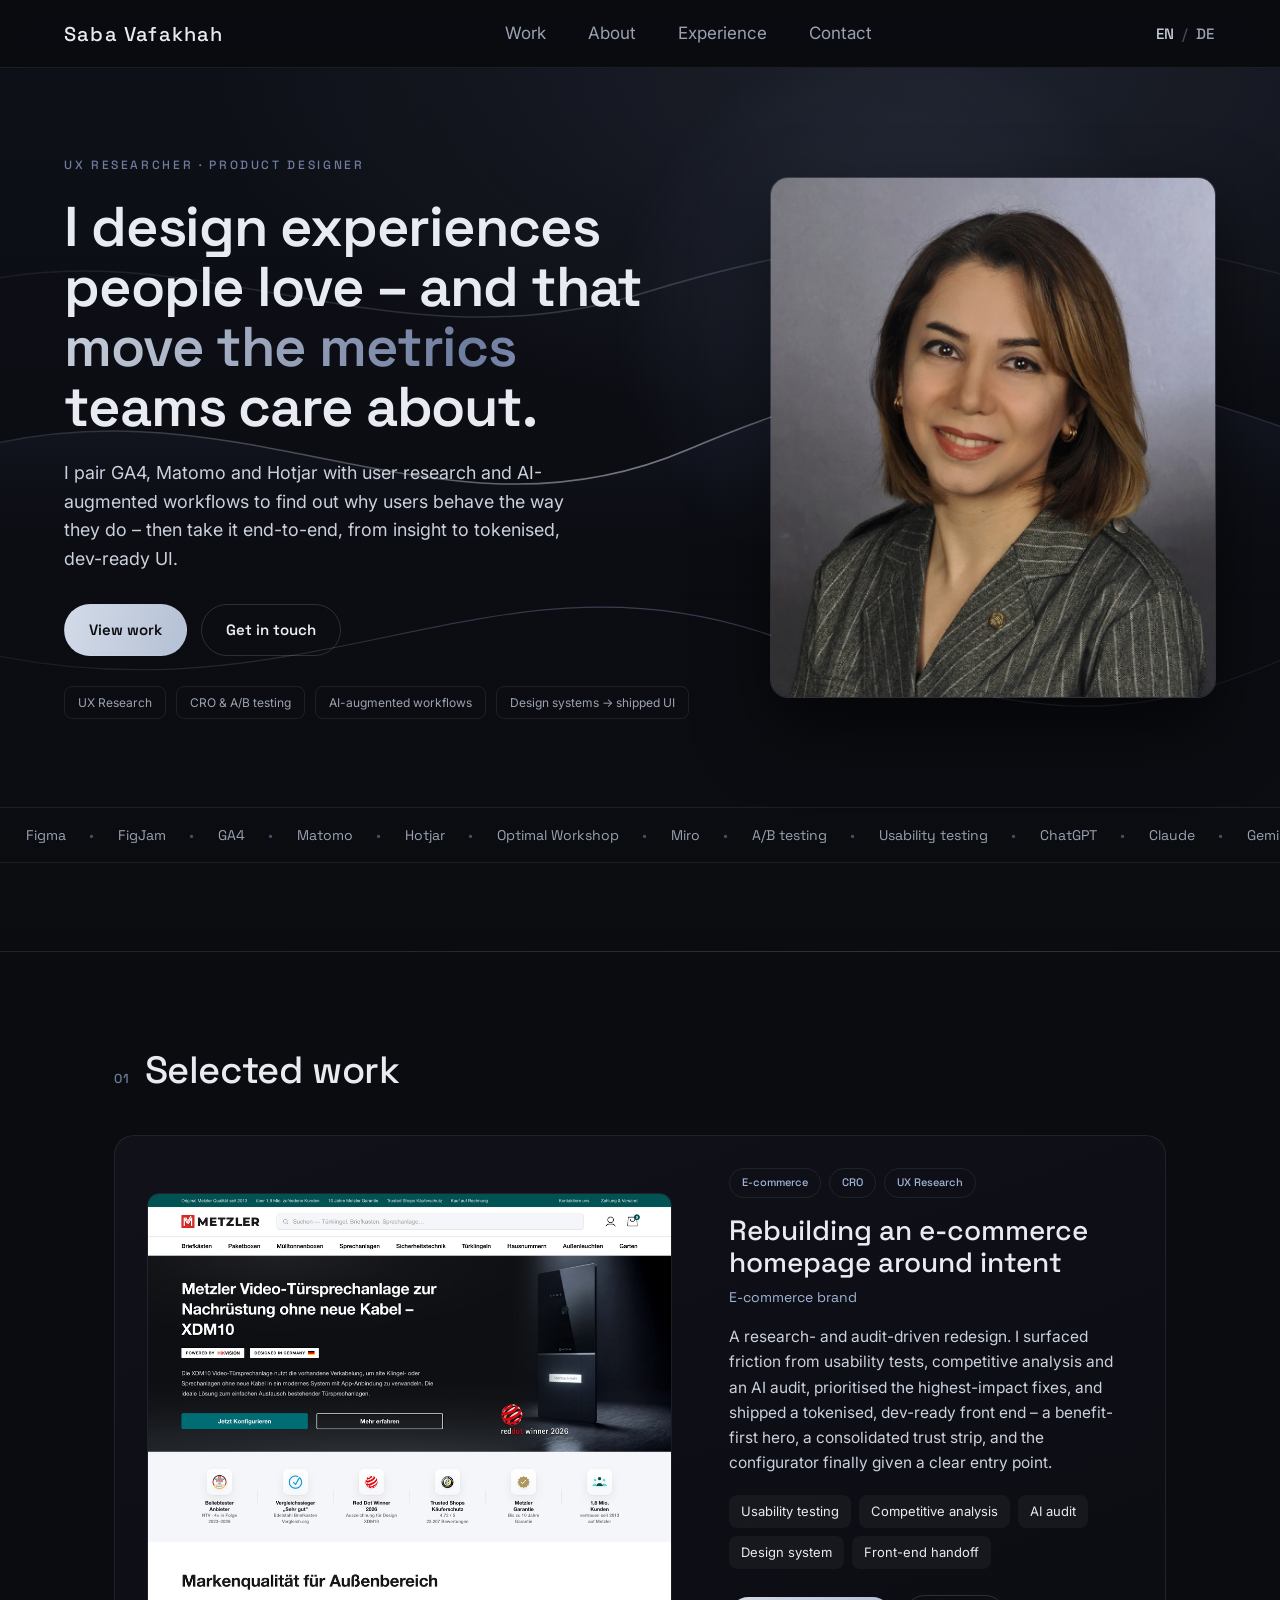
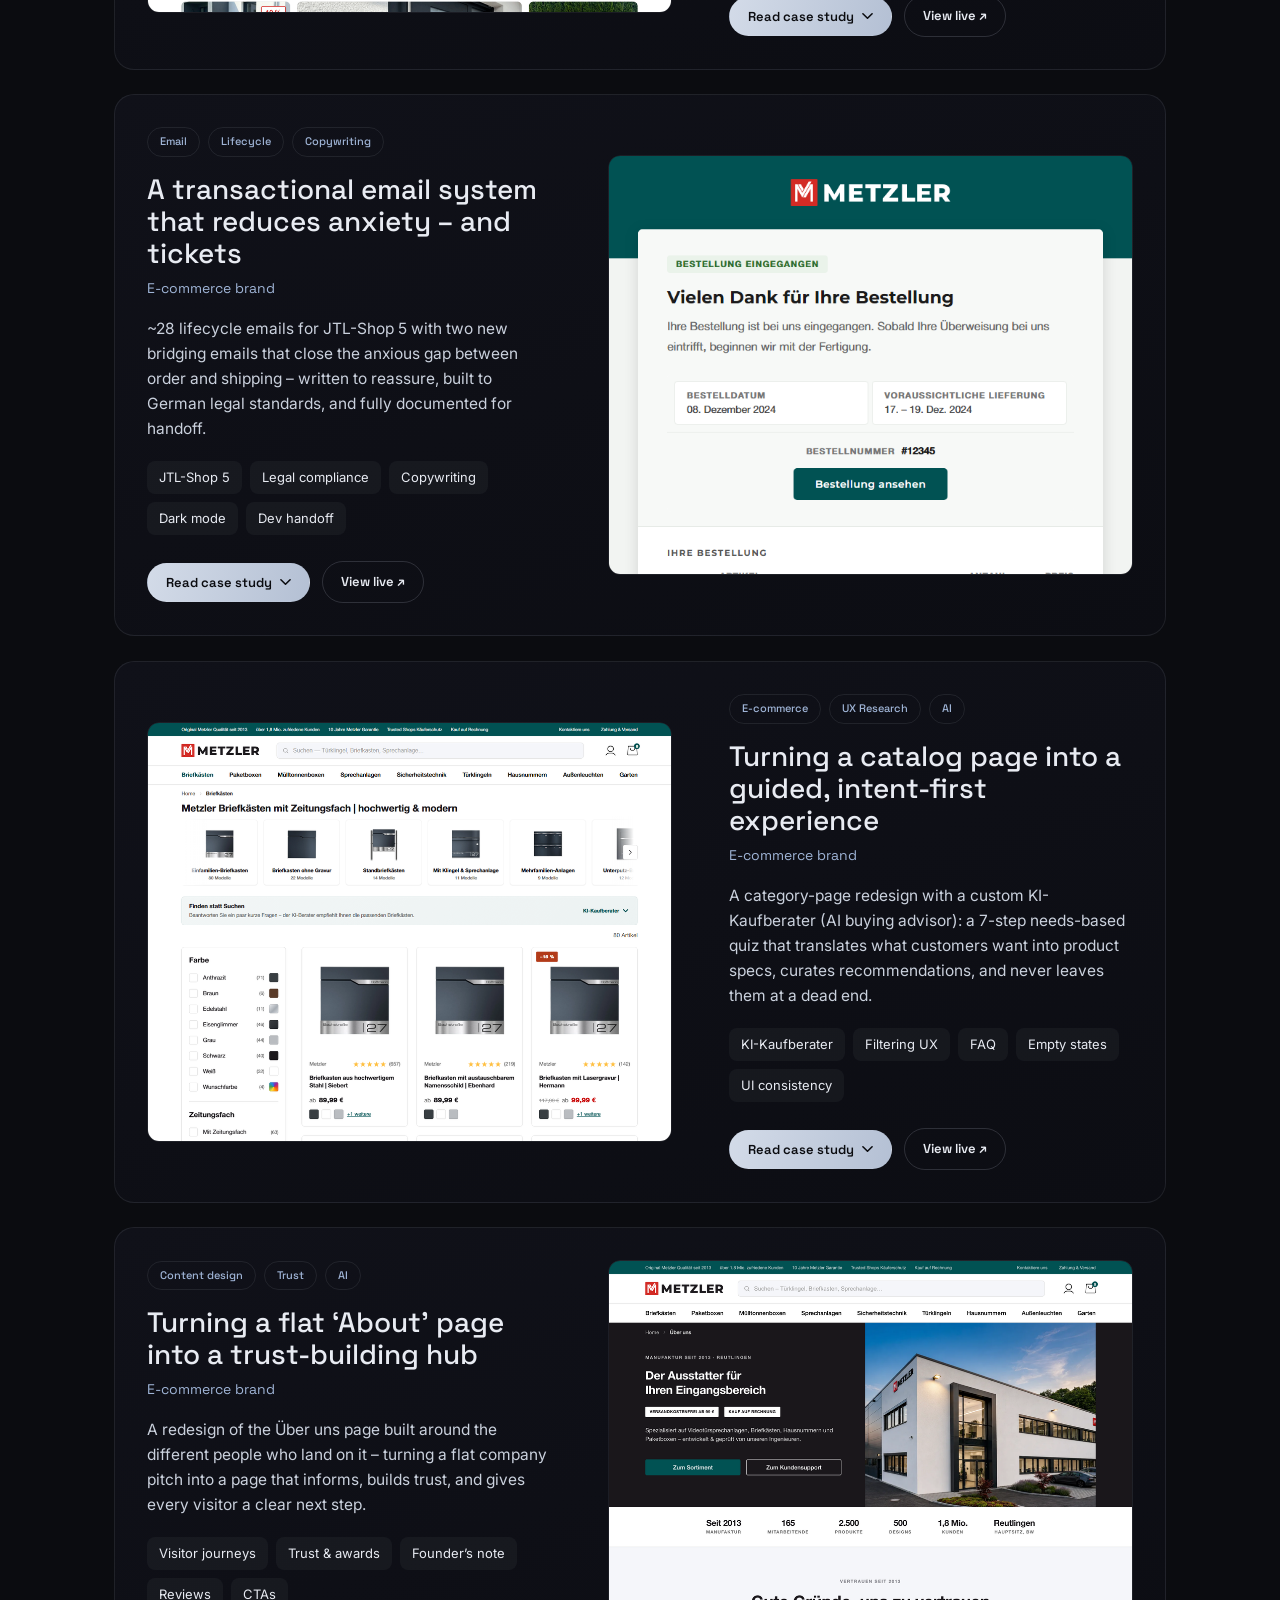
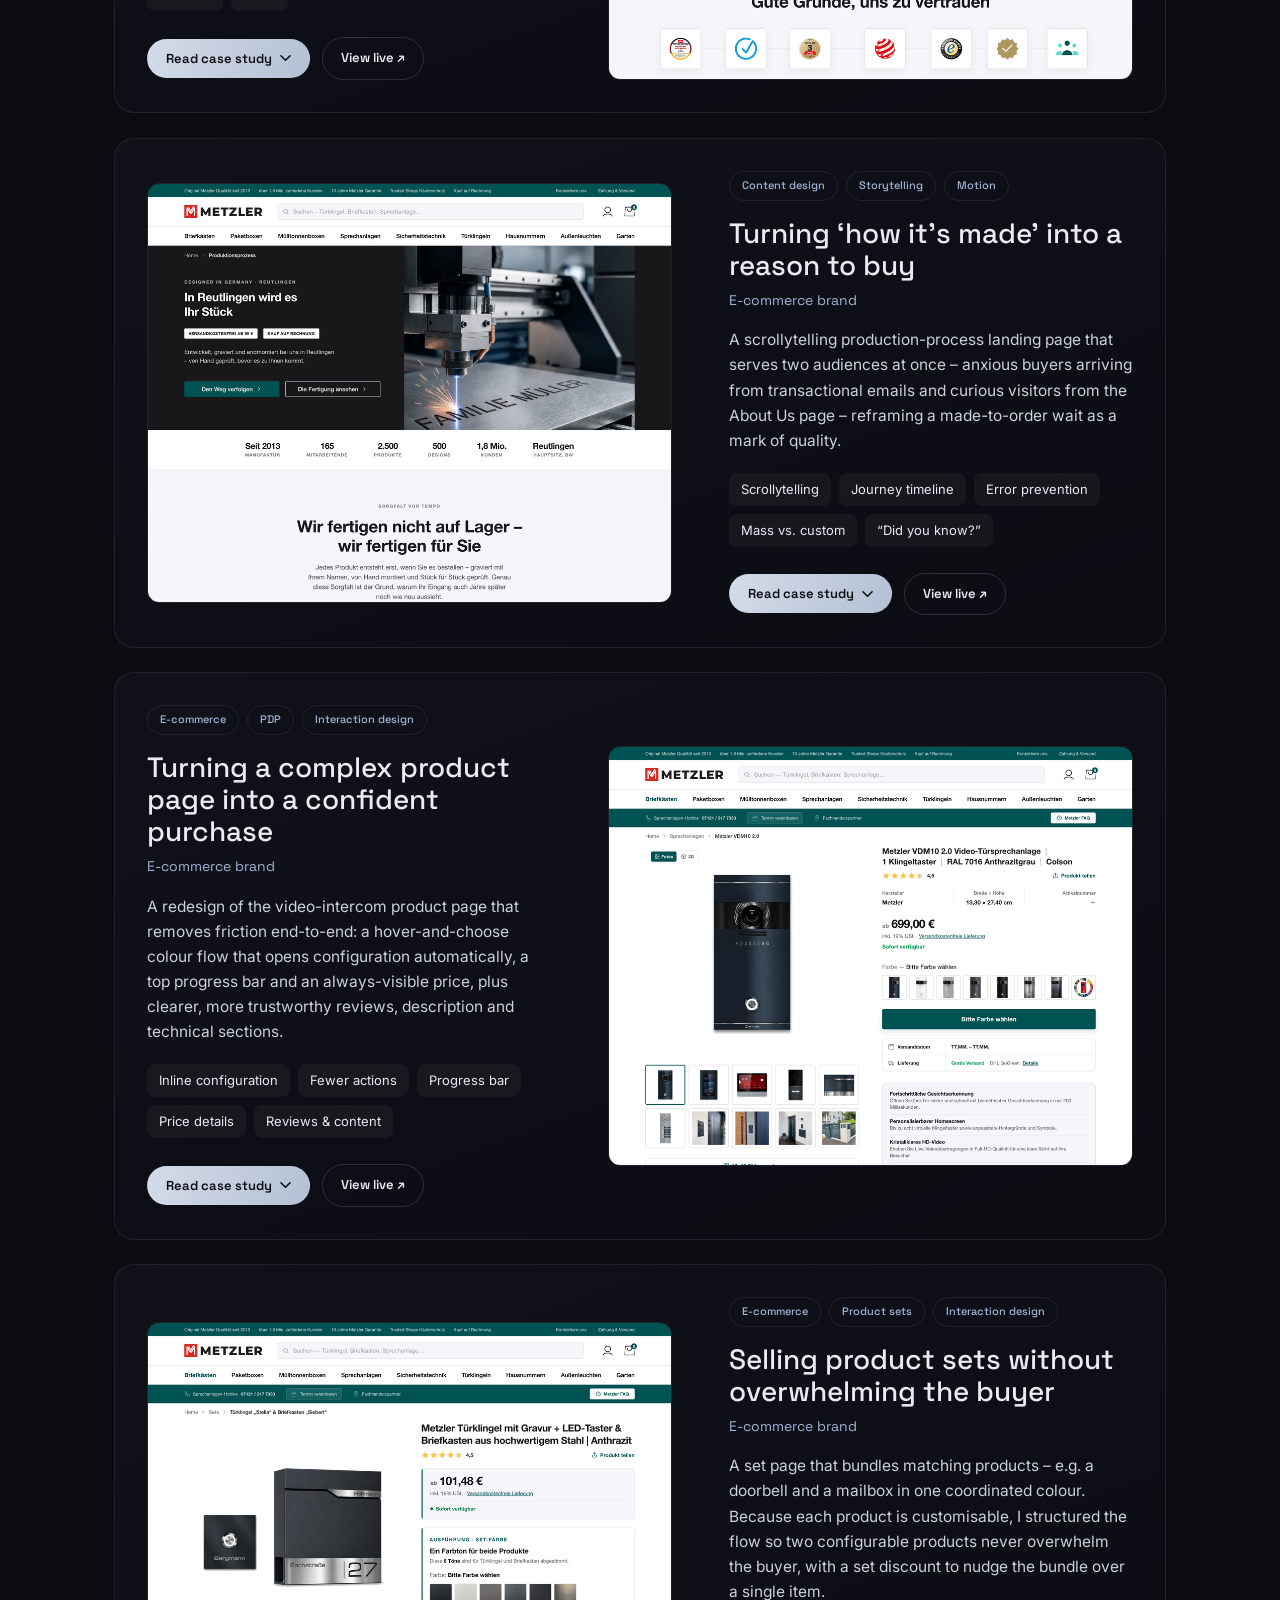
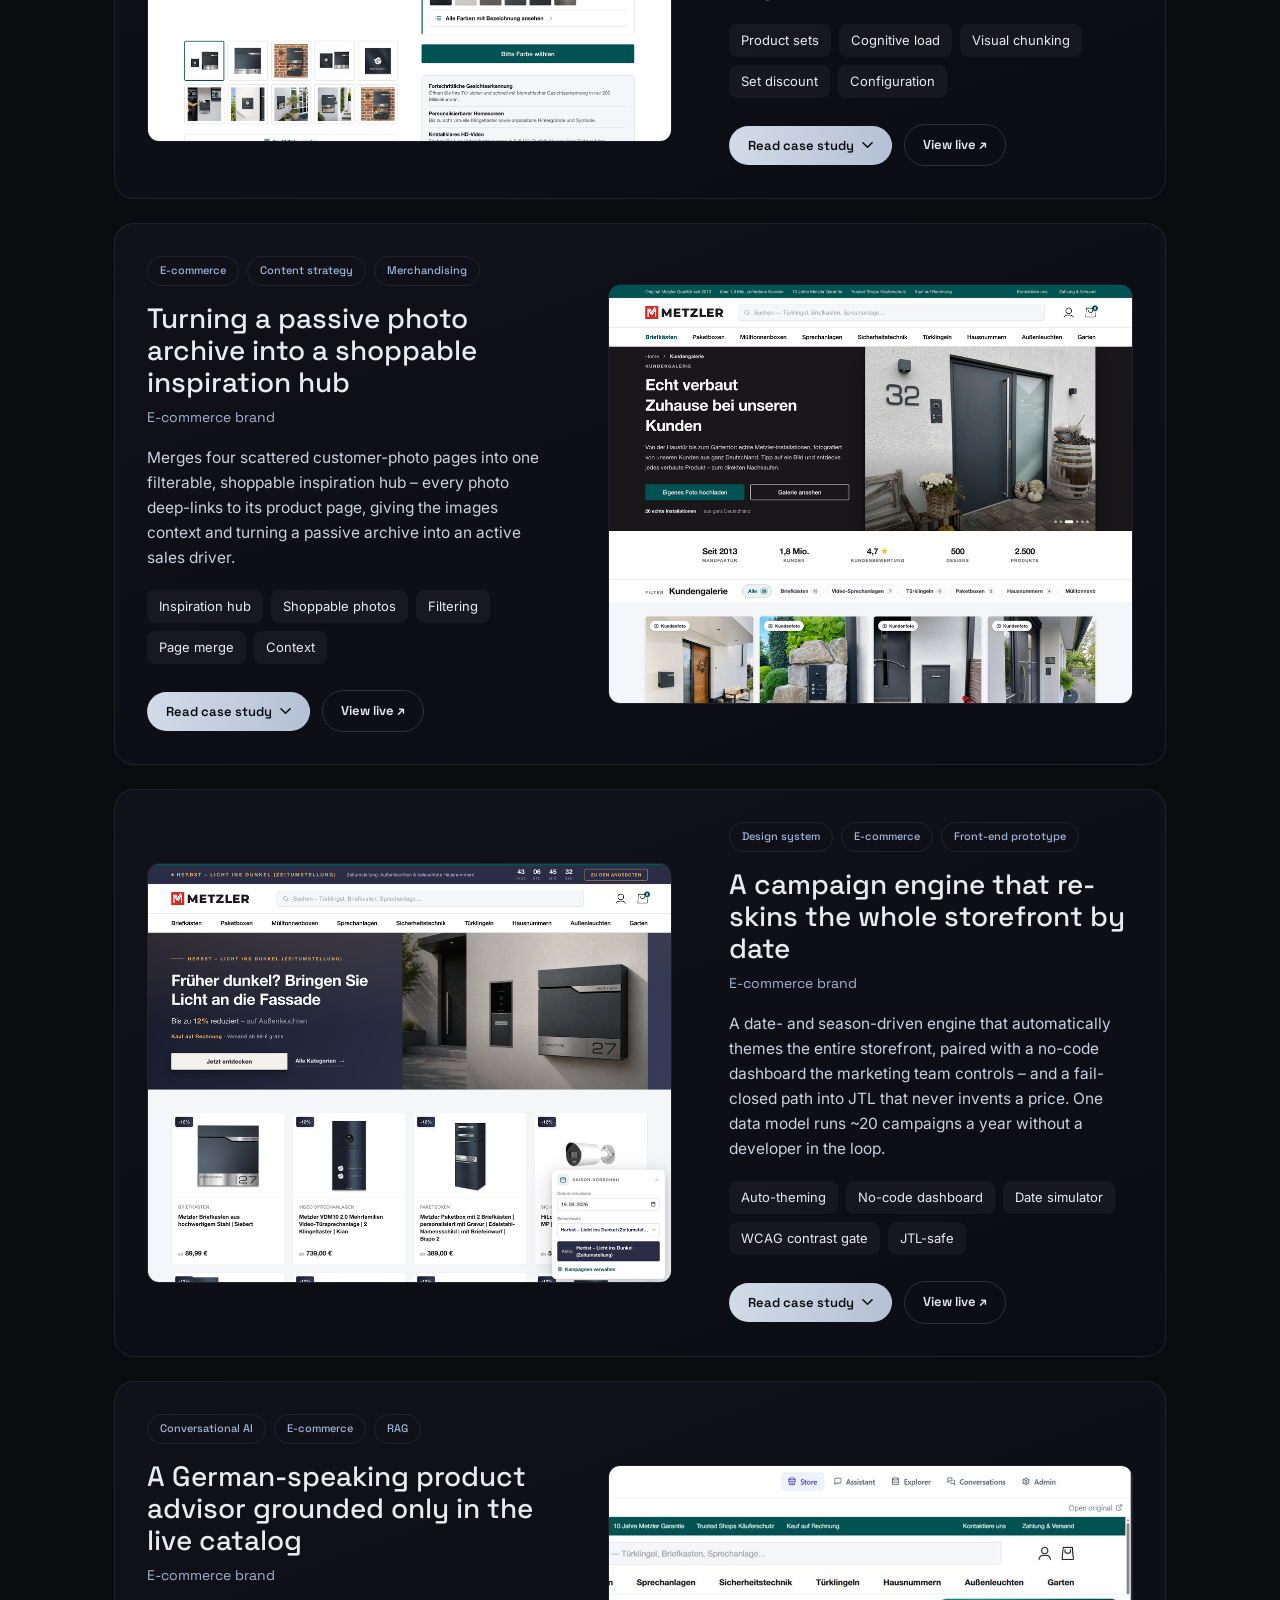
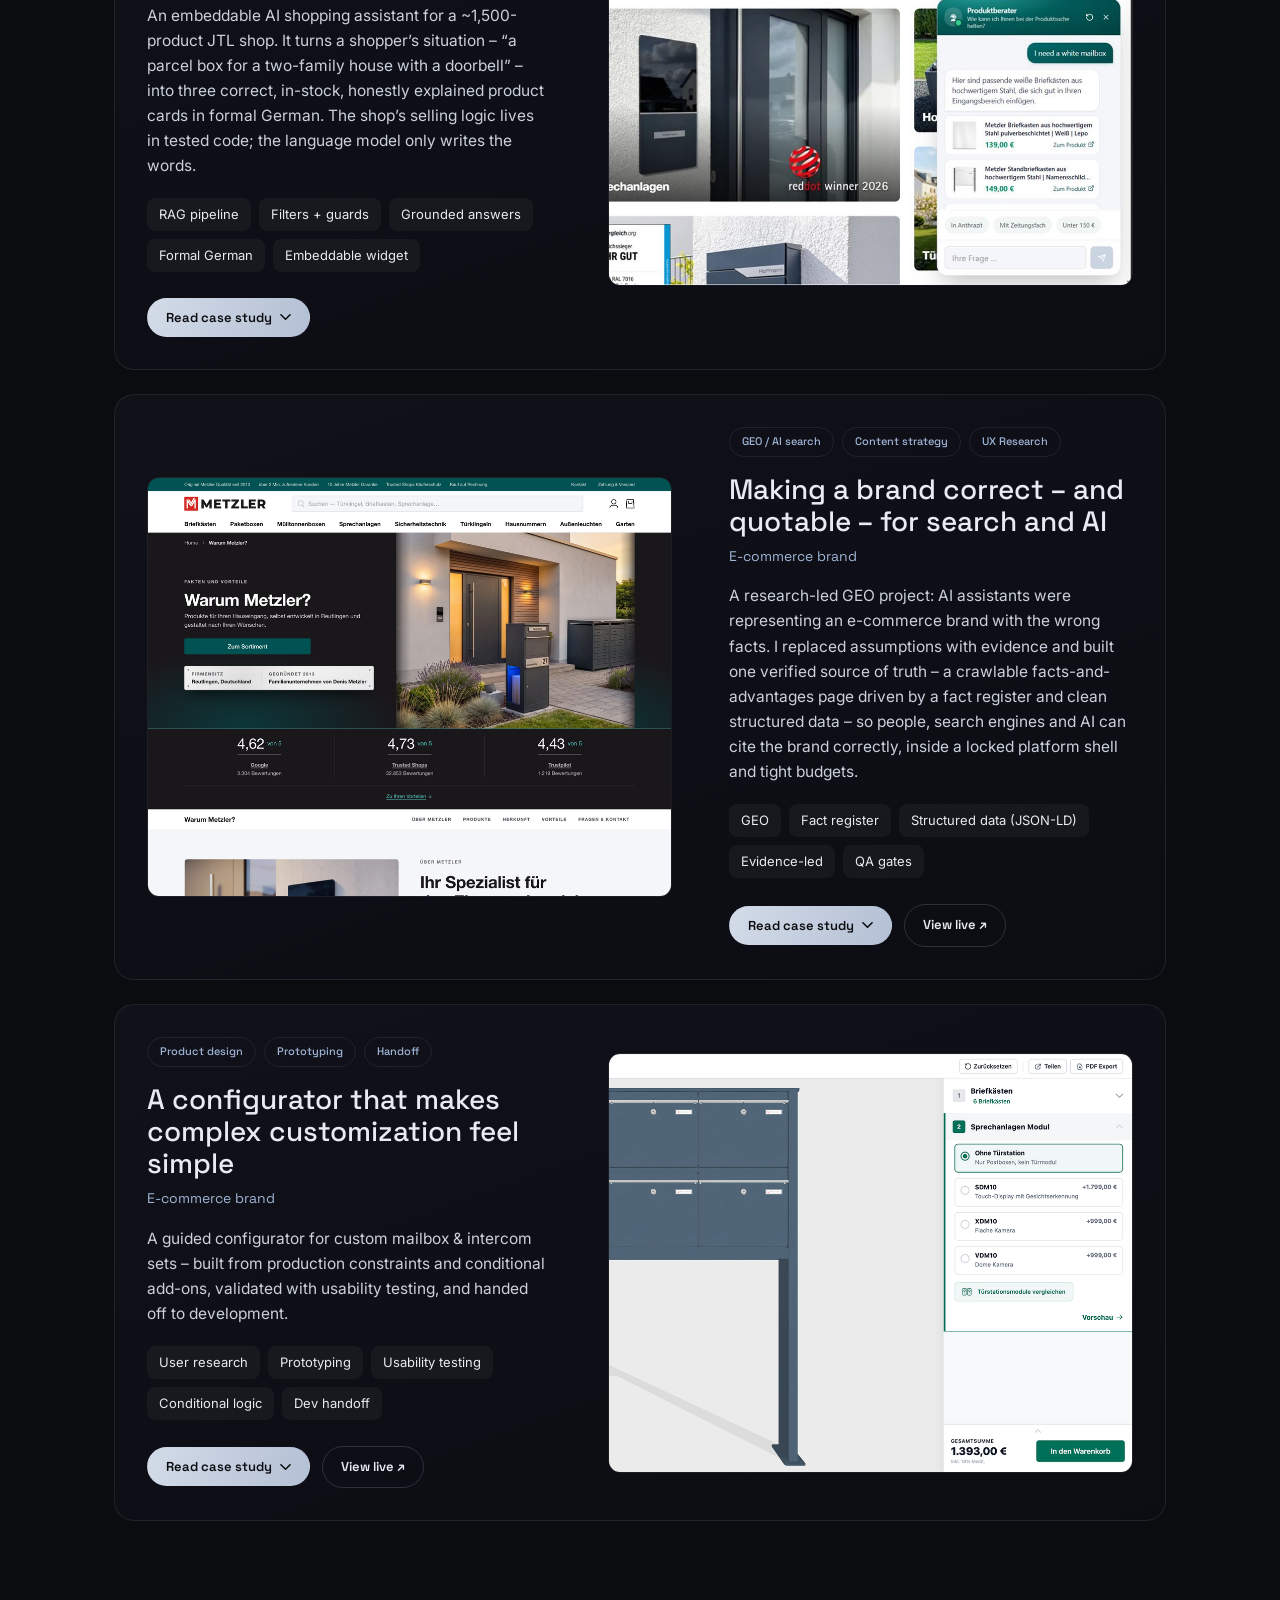
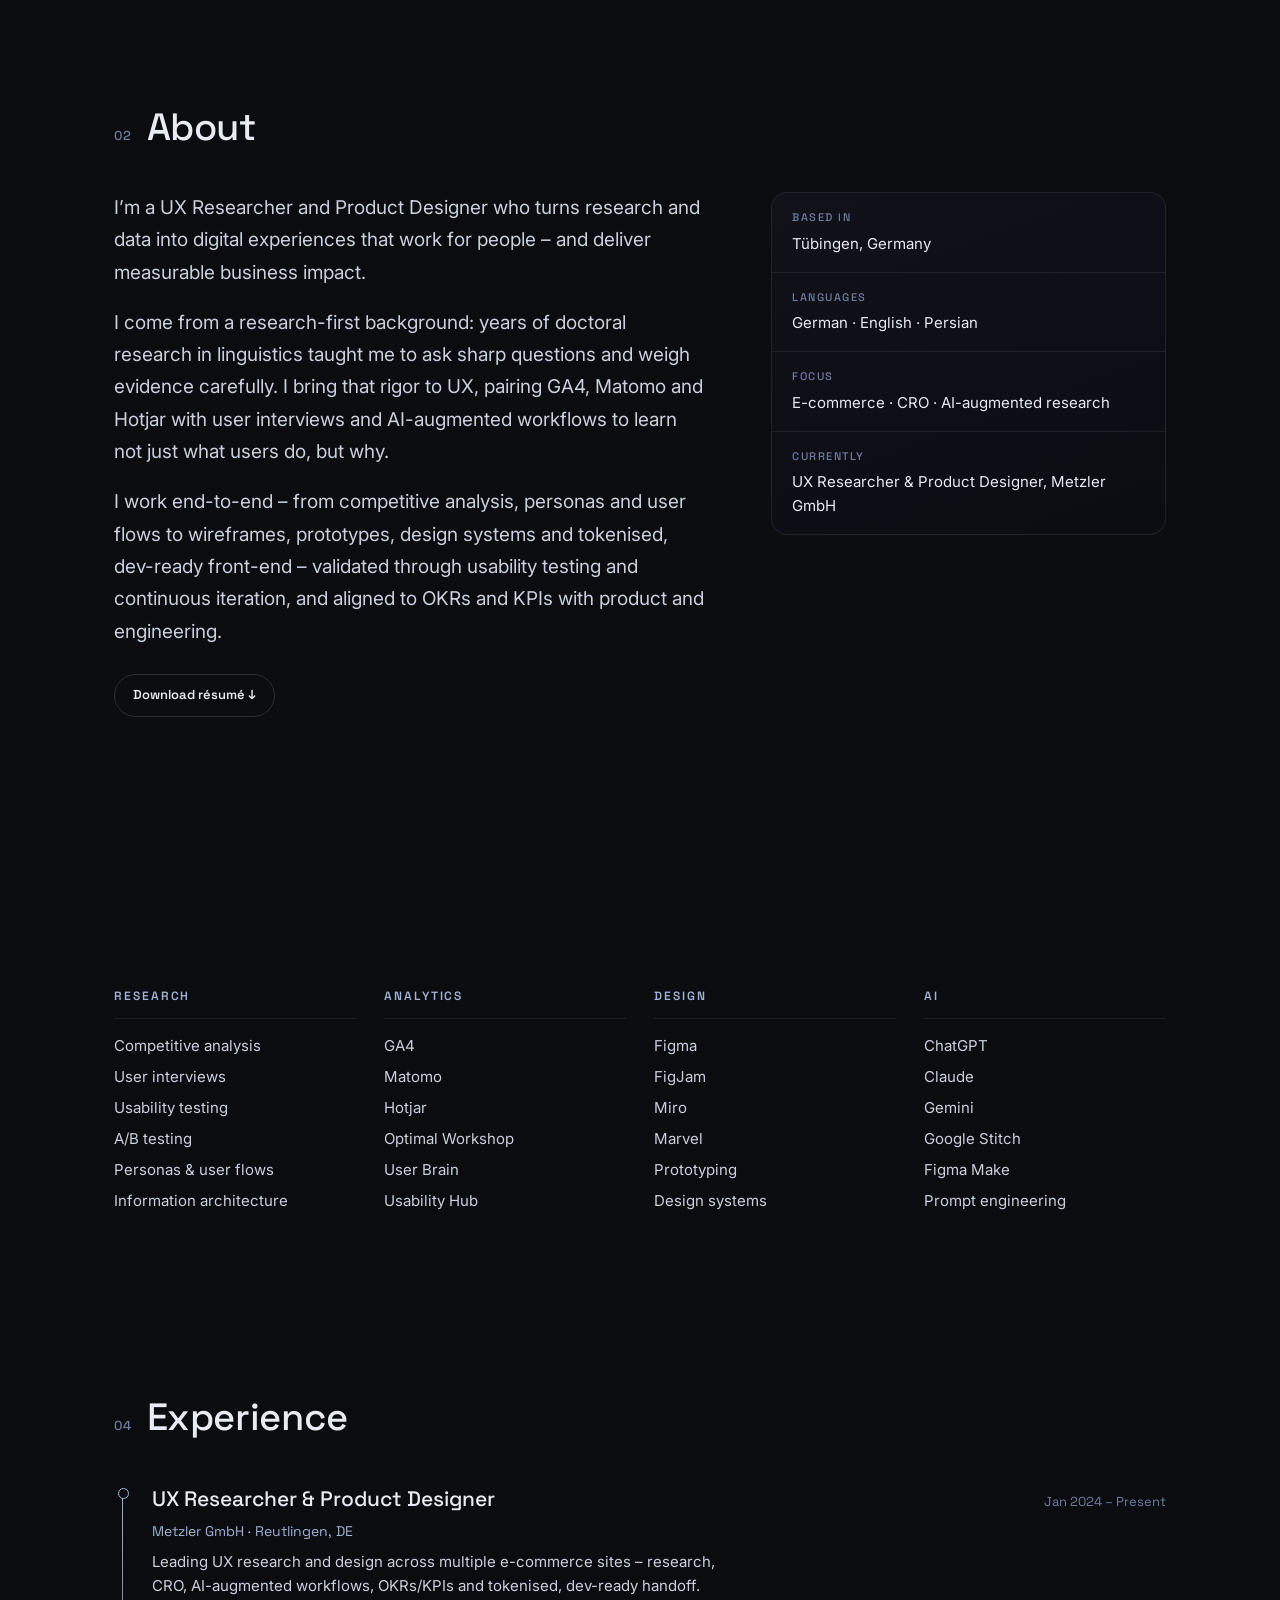
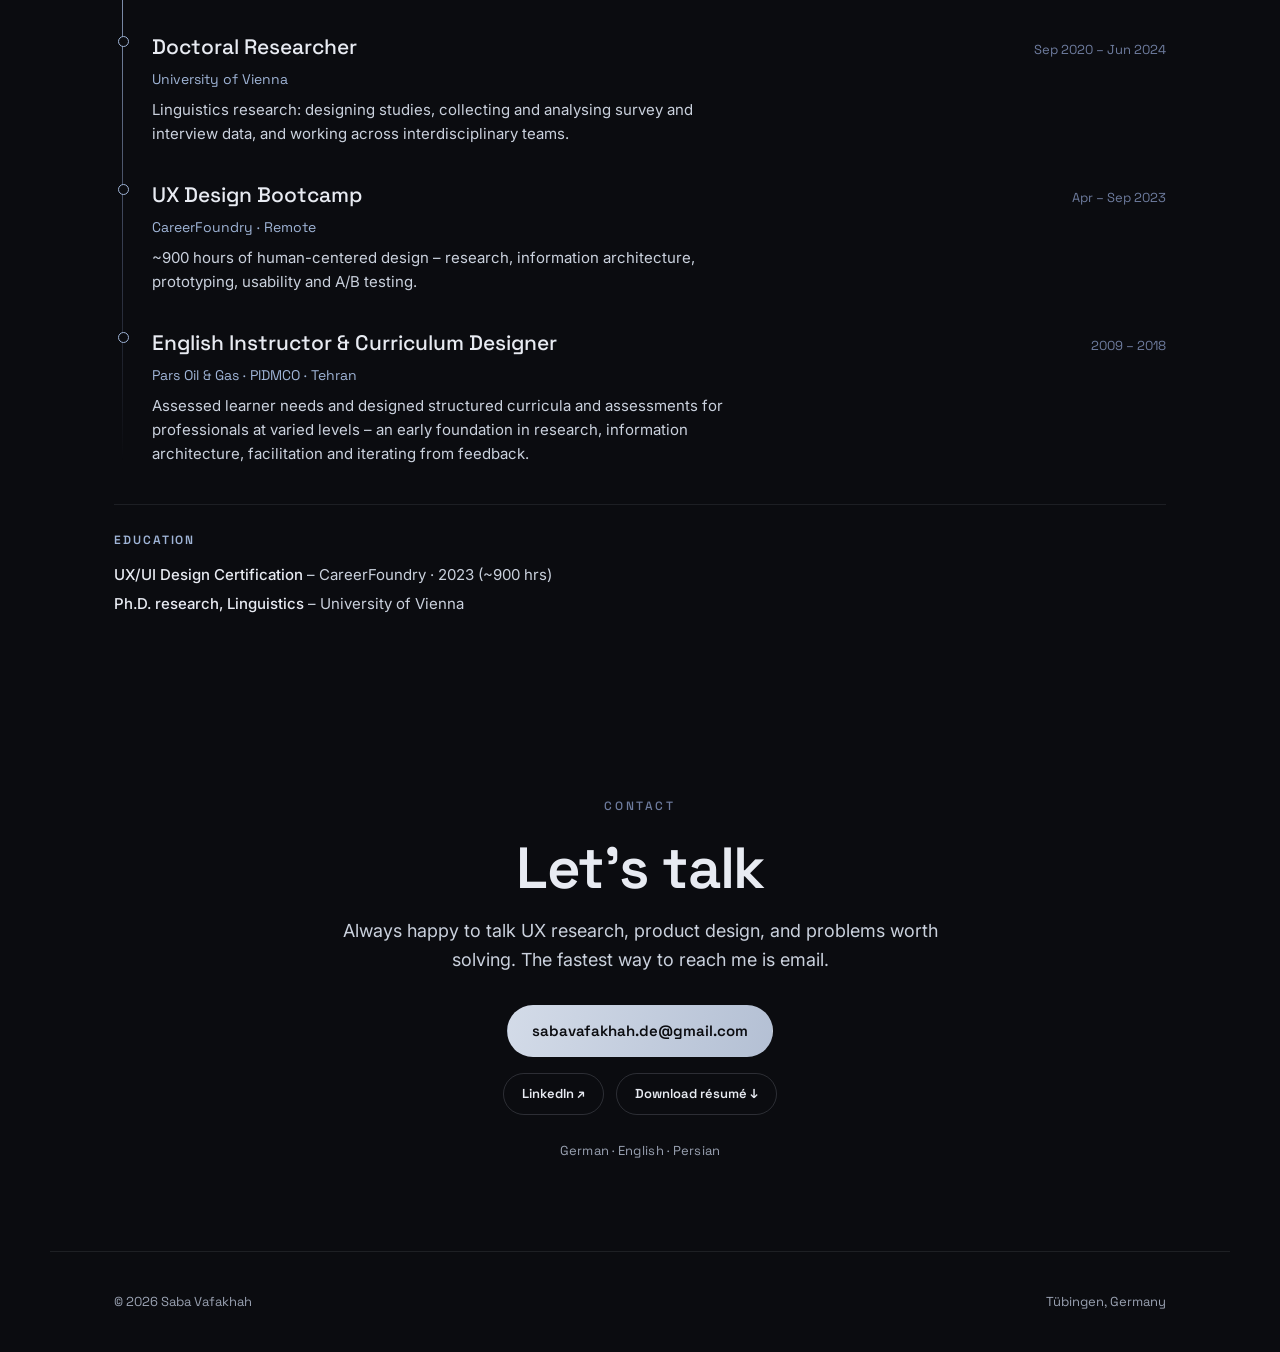
<file: index.html>
<!DOCTYPE html>
<html lang="en">
<head>
  <meta charset="UTF-8" />
  <meta name="viewport" content="width=device-width, initial-scale=1.0" />
  <title>Saba Vafakhah – UX Researcher & Product Designer</title>
  <meta name="description" content="UX Researcher & Product Designer blending data-driven research, AI-augmented workflows and human-centered design." />
  <meta name="robots" content="noindex, nofollow" />
  <!-- Favicon / brand mark -->
  <link rel="icon" href="favicon.ico?v=1" sizes="any" />
  <link rel="icon" type="image/png" sizes="32x32" href="assets/favicon-32.png?v=1" />
  <link rel="icon" type="image/png" sizes="16x16" href="assets/favicon-16.png?v=1" />
  <link rel="apple-touch-icon" href="assets/apple-touch-icon.png?v=1" />
  <meta name="theme-color" content="#0B0C10" />
  <link rel="preconnect" href="https://fonts.googleapis.com" />
  <link rel="preconnect" href="https://fonts.gstatic.com" crossorigin />
  <link href="https://fonts.googleapis.com/css2?family=Space+Grotesk:wght@300;400;500;600;700&family=Inter:wght@400;500&display=swap" rel="stylesheet" />
  <link rel="stylesheet" href="css/styles.css?v=9" />
</head>
<body>
  <div class="scroll-prog" id="scrollProg" aria-hidden="true"></div>
  <!-- ============ INTRO ============ -->
  <div class="intro" id="intro" aria-hidden="true">
    <div class="intro__name">
      <span class="intro__w"><span>Saba</span></span>
      <span class="intro__w"><span>Vafakhah</span></span>
    </div>
    <div class="intro__line"></div>
    <p class="intro__role">UX Researcher · Product Designer</p>
  </div>

  <!-- ============ NAV ============ -->
  <header class="nav" id="top">
    <a class="brand" href="#top">Saba Vafakhah</a>
    <nav class="nav__links" aria-label="Primary">
      <a href="#work" data-en="Work" data-de="Projekte">Work</a>
      <a href="#about" data-en="About" data-de="Über mich">About</a>
      <a href="#experience" data-en="Experience" data-de="Erfahrung">Experience</a>
      <a href="#contact" data-en="Contact" data-de="Kontakt">Contact</a>
    </nav>
    <div class="nav__actions">
      <div class="lang" role="group" aria-label="Language">
        <button class="lang__btn is-active" data-lang="en" type="button">EN</button>
        <span class="lang__sep">/</span>
        <button class="lang__btn" data-lang="de" type="button">DE</button>
      </div>
      <button class="nav__burger" id="burger" type="button" aria-label="Menu"><span></span><span></span></button>
    </div>
  </header>

  <!-- ============ HERO ============ -->
  <section class="hero">
    <div class="hero__waves" aria-hidden="true">
      <svg class="wave w3" height="220" viewBox="0 0 1200 220" preserveAspectRatio="none" fill="none"><path d="M0 120 C 200 40 380 200 600 120 S 1000 40 1200 120" stroke="url(#g3)" stroke-width="1.5"/><defs><linearGradient id="g3" x1="0" x2="1200" y1="0" y2="0" gradientUnits="userSpaceOnUse"><stop stop-color="#3A4154"/><stop offset=".5" stop-color="#9FB4D6"/><stop offset="1" stop-color="#3A4154"/></linearGradient></defs></svg>
      <svg class="wave w1" height="320" viewBox="0 0 1200 320" preserveAspectRatio="none" fill="none"><path d="M0 180 C 250 80 420 280 640 170 S 980 70 1200 170 L1200 320 L0 320 Z" fill="url(#g1)"/><path d="M0 180 C 250 80 420 280 640 170 S 980 70 1200 170" stroke="url(#g1s)" stroke-width="1.5"/><defs><linearGradient id="g1" x1="0" x2="0" y1="120" y2="320" gradientUnits="userSpaceOnUse"><stop stop-color="#1B2030"/><stop offset="1" stop-color="#0B0C10" stop-opacity="0"/></linearGradient><linearGradient id="g1s" x1="0" x2="1200" y1="0" y2="0" gradientUnits="userSpaceOnUse"><stop stop-color="#2A3142"/><stop offset=".5" stop-color="#C7CEDA"/><stop offset="1" stop-color="#2A3142"/></linearGradient></defs></svg>
      <svg class="wave w2" height="360" viewBox="0 0 1200 360" preserveAspectRatio="none" fill="none"><path d="M0 220 C 300 320 460 120 700 210 S 1010 320 1200 210" stroke="url(#g2)" stroke-width="1.2"/><defs><linearGradient id="g2" x1="0" x2="1200" y1="0" y2="0" gradientUnits="userSpaceOnUse"><stop stop-color="#232737"/><stop offset=".5" stop-color="#7E8BB0"/><stop offset="1" stop-color="#232737"/></linearGradient></defs></svg>
    </div>
    <div class="hero__spot" id="spot" aria-hidden="true"></div>

    <div class="hero__inner">
      <div class="hero__copy">
        <p class="eyebrow" data-en="UX Researcher · Product Designer" data-de="UX-Researcherin · Produktdesignerin">UX Researcher · Product Designer</p>
        <h1 class="hero__title">
          <span class="rev"><span style="animation-delay:.05s" data-en="I design experiences" data-de="Ich gestalte Erlebnisse,">I design experiences</span></span><br/>
          <span class="rev"><span style="animation-delay:.13s" data-en="people love – and that" data-de="die Menschen lieben – und">people love – and that</span></span><br/>
          <span class="rev"><span class="grad" style="animation-delay:.21s" data-en="move the metrics" data-de="Zahlen bewegen,">move the metrics</span></span>
          <span class="rev"><span style="animation-delay:.29s" data-en="teams care about." data-de="die zählen.">teams care about.</span></span>
        </h1>
        <p class="hero__lead"
           data-en="I pair GA4, Matomo and Hotjar with user research and AI-augmented workflows to find out why users behave the way they do – then take it end-to-end, from insight to tokenised, dev-ready UI."
           data-de="Ich verbinde GA4, Matomo und Hotjar mit User Research und KI-gestützten Workflows, um herauszufinden, warum Nutzer handeln, wie sie handeln – und bringe es end-to-end, von der Erkenntnis bis zur tokenisierten, entwicklungsfertigen UI.">
          I pair GA4, Matomo and Hotjar with user research and AI-augmented workflows to find out why users behave the way they do – then take it end-to-end, from insight to tokenised, dev-ready UI.
        </p>
        <div class="hero__cta">
          <a class="btn btn--solid mag" href="#work" data-en="View work" data-de="Projekte ansehen">View work</a>
          <a class="btn btn--ghost mag" href="#contact" data-en="Get in touch" data-de="Kontakt aufnehmen">Get in touch</a>
        </div>
        <ul class="hero__meta">
          <li data-en="UX Research" data-de="UX-Research">UX Research</li>
          <li data-en="CRO &amp; A/B testing" data-de="CRO &amp; A/B-Testing">CRO &amp; A/B testing</li>
          <li data-en="AI-augmented workflows" data-de="KI-gestützte Workflows">AI-augmented workflows</li>
          <li data-en="Design systems → shipped UI" data-de="Designsysteme → fertige UI">Design systems → shipped UI</li>
        </ul>
      </div>

      <div class="hero__media">
        <div class="hero__photo tilt">
          <img src="assets/saba.jpg" alt="Portrait of Saba Vafakhah" />
        </div>
      </div>
    </div>

    <div class="marquee" aria-hidden="true">
      <div class="marquee__track">
        <span>Figma</span><span>FigJam</span><span>GA4</span><span>Matomo</span><span>Hotjar</span><span>Optimal Workshop</span><span>Miro</span><span>A/B testing</span><span>Usability testing</span><span>ChatGPT</span><span>Claude</span><span>Gemini</span><span>Google Stitch</span><span>Figma Make</span>
        <span>Figma</span><span>FigJam</span><span>GA4</span><span>Matomo</span><span>Hotjar</span><span>Optimal Workshop</span><span>Miro</span><span>A/B testing</span><span>Usability testing</span><span>ChatGPT</span><span>Claude</span><span>Gemini</span><span>Google Stitch</span><span>Figma Make</span>
      </div>
    </div>
  </section>

  <!-- ============ WORK ============ -->
  <section class="work" id="work">
    <div class="section-head reveal">
      <span class="section-num">01</span>
      <h2 class="section-title" data-en="Selected work" data-de="Ausgewählte Projekte">Selected work</h2>
    </div>

    <!-- ===== Case 1: Homepage ===== -->
    <div class="reveal case-wrap" style="transition-delay:.08s">
      <article class="case case--feature tilt">
        <div class="case__media">
          <img src="assets/homepage-redesign.png" alt="E-commerce homepage redesign" />
        </div>
        <div class="case__body">
          <div class="case__tags">
            <span data-en="E-commerce" data-de="E-Commerce">E-commerce</span>
            <span>CRO</span>
            <span data-en="UX Research" data-de="UX-Research">UX Research</span>
          </div>
          <h3 class="case__title"
              data-en="Rebuilding an e-commerce homepage around intent"
              data-de="Eine E-Commerce-Startseite rund um Nutzerintention neu gedacht">
            Rebuilding an e-commerce homepage around intent
          </h3>
          <p class="case__client" data-en="E-commerce brand" data-de="E-Commerce-Marke">E-commerce brand</p>
          <p class="case__summary"
             data-en="A research- and audit-driven redesign. I surfaced friction from usability tests, competitive analysis and an AI audit, prioritised the highest-impact fixes, and shipped a tokenised, dev-ready front end – a benefit-first hero, a consolidated trust strip, and the configurator finally given a clear entry point."
             data-de="Ein research- und auditgetriebenes Redesign. Aus Usability-Tests, Wettbewerbsanalyse und einem KI-Audit habe ich Friktionen sichtbar gemacht, die wirkungsvollsten Maßnahmen priorisiert und ein tokenisiertes, entwicklungsfertiges Frontend ausgeliefert – eine nutzenorientierte Hero-Section, eine konsolidierte Trust-Leiste und endlich ein klarer Einstieg in den Konfigurator.">
            A research- and audit-driven redesign. I surfaced friction from usability tests, competitive analysis and an AI audit, prioritised the highest-impact fixes, and shipped a tokenised, dev-ready front end – a benefit-first hero, a consolidated trust strip, and the configurator finally given a clear entry point.
          </p>
          <ul class="case__chips">
            <li data-en="Usability testing" data-de="Usability-Tests">Usability testing</li>
            <li data-en="Competitive analysis" data-de="Wettbewerbsanalyse">Competitive analysis</li>
            <li data-en="AI audit" data-de="KI-Audit">AI audit</li>
            <li data-en="Design system" data-de="Designsystem">Design system</li>
            <li data-en="Front-end handoff" data-de="Frontend-Handoff">Front-end handoff</li>
          </ul>
          <div class="case__links">
            <button class="btn btn--solid btn--sm case__toggle" type="button" aria-expanded="false">
              <span class="lbl-closed" data-en="Read case study" data-de="Case Study lesen">Read case study</span>
              <span class="lbl-open" data-en="Close" data-de="Schließen">Close</span>
              <span class="chev" aria-hidden="true"><svg viewBox="0 0 12 8" width="11" height="8" fill="none"><path d="M1 1.5 6 6.5 11 1.5" stroke="currentColor" stroke-width="1.7" stroke-linecap="round" stroke-linejoin="round"/></svg></span>
            </button>
            <a class="btn btn--ghost btn--sm mag" href="https://sabavafa.github.io/homepage/" target="_blank" rel="noopener" data-en="View live ↗" data-de="Live ansehen ↗">View live ↗</a>
          </div>
        </div>
      </article>
      <div class="case__detail"><div class="case__detail-inner">
        <div class="cd-grid">
          <div class="cd-block">
            <span class="cd-eyebrow" data-en="The challenge" data-de="Die Herausforderung">The challenge</span>
            <p data-en="The homepage is the first proof of quality – yet this one made visitors do the work, orienting themselves instead of being guided to the goal. Research surfaced the friction that was quietly costing conversions:"
               data-de="Die Startseite ist der erste Qualitätsbeweis – doch diese ließ Besucher die Arbeit machen und sich selbst orientieren, statt sie zum Ziel zu führen. Research legte die Friktionen offen, die leise Conversions kosteten:">The homepage is the first proof of quality – yet this one made visitors do the work, orienting themselves instead of being guided to the goal. Research surfaced the friction that was quietly costing conversions:</p>
            <ul>
              <li data-en="No value headline, and the configurator – the site’s highest-intent action – had no entry point." data-de="Keine nutzenorientierte Headline, und der Konfigurator – die Aktion mit der höchsten Kaufabsicht – hatte keinen Einstieg.">No value headline, and the configurator – the site’s highest-intent action – had no entry point.</li>
              <li data-en="No direct access to the FAQ." data-de="Kein direkter Zugang zu den FAQ.">No direct access to the FAQ.</li>
              <li data-en="The brand’s advantages – the reasons to buy here over cheaper rivals – went unstated." data-de="Die Vorteile der Marke – die Gründe, hier statt bei günstigeren Anbietern zu kaufen – blieben ungenannt.">The brand’s advantages – the reasons to buy here over cheaper rivals – went unstated.</li>
              <li data-en="Trust signals were scattered: the nTV award showed only ceremony photos, with no link to the related products or an award info page." data-de="Trust-Signale waren verstreut: Der nTV-Award zeigte nur Zeremoniebilder, ohne Link zu den passenden Produkten oder einer Award-Infoseite.">Trust signals were scattered: the nTV award showed only ceremony photos, with no link to the related products or an award info page.</li>
              <li data-en="The review section didn’t match the rest of the page visually." data-de="Der Bewertungsbereich passte optisch nicht zum Rest der Seite.">The review section didn’t match the rest of the page visually.</li>
              <li data-en="11 categories plus a 13-image carousel created heavy cognitive load." data-de="11 Kategorien plus ein 13-Bild-Karussell erzeugten hohe kognitive Last.">11 categories plus a 13-image carousel created heavy cognitive load.</li>
            </ul>
          </div>
          <div class="cd-block">
            <span class="cd-eyebrow" data-en="What I did" data-de="Was ich getan habe">What I did</span>
            <ul>
              <li data-en="Triangulated usability tests, competitive analysis and an AI audit to locate friction and rank it by impact." data-de="Usability-Tests, Wettbewerbsanalyse und ein KI-Audit kombiniert, um Friktionen zu lokalisieren und nach Wirkung zu priorisieren.">Triangulated usability tests, competitive analysis and an AI audit to locate friction and rank it by impact.</li>
              <li data-en="Rewrote the hero benefit-first around the XDM10 (retrofit, no new cables) with two clear CTAs that point visitors to the goal." data-de="Die Hero-Section nutzenorientiert um die XDM10 (Nachrüstung ohne neue Kabel) mit zwei klaren CTAs neu getextet, die Besucher zum Ziel führen.">Rewrote the hero benefit-first around the XDM10 (retrofit, no new cables) with two clear CTAs that point visitors to the goal.</li>
              <li data-en="Surfaced the brand’s advantages and gave the FAQ a direct entry point, so the page answers “why buy here”, not just “what”." data-de="Die Vorteile der Marke herausgestellt und den FAQ einen direkten Einstieg gegeben, damit die Seite „warum hier kaufen“ beantwortet, nicht nur „was“.">Surfaced the brand’s advantages and gave the FAQ a direct entry point, so the page answers “why buy here”, not just “what”.</li>
              <li data-en="Consolidated scattered awards into one trust strip, quantified the “three reasons”, and linked the nTV award to related products and an award info page." data-de="Verstreute Auszeichnungen zu einer Trust-Leiste konsolidiert, die „drei Gründe“ quantifiziert und den nTV-Award mit passenden Produkten und einer Award-Infoseite verlinkt.">Consolidated scattered awards into one trust strip, quantified the “three reasons”, and linked the nTV award to related products and an award info page.</li>
              <li data-en="Aligned the review section with the overall design and gave the configurator a primary entry point – the site’s highest-margin intent, one click from load." data-de="Den Bewertungsbereich an das Gesamtdesign angeglichen und dem Konfigurator einen primären Einstieg gegeben – die margenstärkste Absicht, einen Klick nach dem Laden.">Aligned the review section with the overall design and gave the configurator a primary entry point – the site’s highest-margin intent, one click from load.</li>
              <li data-en="Delivered a tokenised, documented front end the dev team could build from directly." data-de="Ein tokenisiertes, dokumentiertes Frontend ausgeliefert, mit dem das Dev-Team direkt bauen konnte.">Delivered a tokenised, documented front end the dev team could build from directly.</li>
            </ul>
          </div>
          <div class="cd-block">
            <span class="cd-eyebrow" data-en="Outcome" data-de="Ergebnis">Outcome</span>
            <ul>
              <li data-en="Cut time-to-comprehension from seconds of scrolling to a single glance." data-de="Die Zeit bis zum Verständnis von Sekunden des Scrollens auf einen Blick reduziert.">Cut time-to-comprehension from seconds of scrolling to a single glance.</li>
              <li data-en="Configurator and trust proof now sit where purchase intent forms." data-de="Konfigurator und Trust-Nachweise sitzen jetzt dort, wo Kaufabsicht entsteht.">Configurator and trust proof now sit where purchase intent forms.</li>
              <li data-en="Shipped as a reusable design system – tokens, components, handoff docs – not just a mockup." data-de="Als wiederverwendbares Designsystem ausgeliefert – Tokens, Komponenten, Handoff-Doku – nicht nur ein Mockup.">Shipped as a reusable design system – tokens, components, handoff docs – not just a mockup.</li>
            </ul>
          </div>
        </div>
      </div></div>
    </div>

    <!-- ===== Case 2: Email system ===== -->
    <div class="reveal case-wrap" style="transition-delay:.08s">
      <article class="case case--feature tilt">
        <div class="case__media">
          <img src="assets/email-system.png" alt="Order-confirmation email" />
        </div>
        <div class="case__body">
          <div class="case__tags">
            <span data-en="Email" data-de="E-Mail">Email</span>
            <span data-en="Lifecycle" data-de="Lifecycle">Lifecycle</span>
            <span data-en="Copywriting" data-de="Copywriting">Copywriting</span>
          </div>
          <h3 class="case__title"
              data-en="A transactional email system that reduces anxiety – and tickets"
              data-de="Ein Transaktions-E-Mail-System, das Unsicherheit senkt – und Tickets">
            A transactional email system that reduces anxiety – and tickets
          </h3>
          <p class="case__client" data-en="E-commerce brand" data-de="E-Commerce-Marke">E-commerce brand</p>
          <p class="case__summary"
             data-en="~28 lifecycle emails for JTL-Shop 5 with two new bridging emails that close the anxious gap between order and shipping – written to reassure, built to German legal standards, and fully documented for handoff."
             data-de="~28 Lifecycle-E-Mails für JTL-Shop 5 mit zwei neuen Brücken-E-Mails, die die nervöse Lücke zwischen Bestellung und Versand schließen – beruhigend getextet, nach deutschen rechtlichen Standards gebaut und vollständig für den Handoff dokumentiert.">
            ~28 lifecycle emails for JTL-Shop 5 with two new bridging emails that close the anxious gap between order and shipping – written to reassure, built to German legal standards, and fully documented for handoff.
          </p>
          <ul class="case__chips">
            <li>JTL-Shop 5</li>
            <li data-en="Legal compliance" data-de="Rechtskonformität">Legal compliance</li>
            <li data-en="Copywriting" data-de="Copywriting">Copywriting</li>
            <li data-en="Dark mode" data-de="Dark Mode">Dark mode</li>
            <li data-en="Dev handoff" data-de="Dev-Handoff">Dev handoff</li>
          </ul>
          <div class="case__links">
            <button class="btn btn--solid btn--sm case__toggle" type="button" aria-expanded="false">
              <span class="lbl-closed" data-en="Read case study" data-de="Case Study lesen">Read case study</span>
              <span class="lbl-open" data-en="Close" data-de="Schließen">Close</span>
              <span class="chev" aria-hidden="true"><svg viewBox="0 0 12 8" width="11" height="8" fill="none"><path d="M1 1.5 6 6.5 11 1.5" stroke="currentColor" stroke-width="1.7" stroke-linecap="round" stroke-linejoin="round"/></svg></span>
            </button>
            <a class="btn btn--ghost btn--sm mag" href="https://sabavafa.github.io/email-templates/" target="_blank" rel="noopener" data-en="View live ↗" data-de="Live ansehen ↗">View live ↗</a>
          </div>
        </div>
      </article>
      <div class="case__detail"><div class="case__detail-inner">
        <div class="cd-grid">
          <div class="cd-block">
            <span class="cd-eyebrow" data-en="The challenge" data-de="Die Herausforderung">The challenge</span>
            <p data-en="Made-to-order engraved products leave a long, anxious gap between ‘order confirmed’ and ‘shipped’ – customers chase updates, and support pays for it in tickets. Every email also had to reassure, stay on-brand and meet strict German legal requirements."
               data-de="Gravierte Produkte auf Bestellung hinterlassen eine lange, nervöse Lücke zwischen „Bestellung bestätigt“ und „versandt“ – Kunden fragen nach, und der Support zahlt dafür in Tickets. Jede E-Mail musste zugleich beruhigen, markenkonform bleiben und strenge deutsche Rechtsvorgaben erfüllen.">Made-to-order engraved products leave a long, anxious gap between ‘order confirmed’ and ‘shipped’ – customers chase updates, and support pays for it in tickets. Every email also had to reassure, stay on-brand and meet strict German legal requirements.</p>
          </div>
          <div class="cd-block">
            <span class="cd-eyebrow" data-en="What I did" data-de="Was ich getan habe">What I did</span>
            <ul>
              <li data-en="Redesigned ~28 transactional and account emails for JTL-Shop 5 with psychologically-attuned, emotionally engaging copy." data-de="~28 Transaktions- und Konto-E-Mails für JTL-Shop 5 mit psychologisch durchdachtem, emotional ansprechendem Text neu gestaltet.">Redesigned ~28 transactional and account emails for JTL-Shop 5 with psychologically-attuned, emotionally engaging copy.</li>
              <li data-en="Added two bridging emails: a Production Guide (install/maintenance tips + FAQs) and a Production Delay email with a behind-the-scenes video that reframes the wait as a mark of quality." data-de="Zwei Brücken-E-Mails ergänzt: einen Produktionsguide (Montage-/Pflegetipps + FAQs) und eine Produktionsverzögerungs-Mail mit Behind-the-Scenes-Video, das die Wartezeit als Qualitätsmerkmal umdeutet.">Added two bridging emails: a Production Guide (install/maintenance tips + FAQs) and a Production Delay email with a behind-the-scenes video that reframes the wait as a mark of quality.</li>
              <li data-en="Placed promotions and newsletter prompts in line with German legal rules." data-de="Promotions und Newsletter-Hinweise gemäß deutschen rechtlichen Vorgaben platziert.">Placed promotions and newsletter prompts in line with German legal rules.</li>
              <li data-en="Documented the whole system – placeholders, triggers, legal compliance, copy rules, dark-mode and Outlook fallbacks – for a clean handoff." data-de="Das gesamte System dokumentiert – Platzhalter, Trigger, Rechtskonformität, Copy-Regeln, Dark-Mode und Outlook-Fallbacks – für einen sauberen Handoff.">Documented the whole system – placeholders, triggers, legal compliance, copy rules, dark-mode and Outlook fallbacks – for a clean handoff.</li>
            </ul>
          </div>
          <div class="cd-block">
            <span class="cd-eyebrow" data-en="Outcome" data-de="Ergebnis">Outcome</span>
            <ul>
              <li data-en="Bridged the order→shipping gap to ease customer anxiety and reduce avoidable support tickets." data-de="Die Lücke Bestellung→Versand überbrückt, um Kundenunsicherheit zu mindern und vermeidbare Support-Tickets zu reduzieren.">Bridged the order→shipping gap to ease customer anxiety and reduce avoidable support tickets.</li>
              <li data-en="A consistent, on-brand, legally compliant system across the customer lifecycle." data-de="Ein konsistentes, markenkonformes, rechtssicheres System über den gesamten Kundenlebenszyklus.">A consistent, on-brand, legally compliant system across the customer lifecycle.</li>
              <li data-en="Fully documented and dev-ready – handed off, not just designed." data-de="Vollständig dokumentiert und entwicklungsfertig – übergeben, nicht nur gestaltet.">Fully documented and dev-ready – handed off, not just designed.</li>
            </ul>
          </div>
        </div>
      </div></div>
    </div>

    <!-- ===== Case 3: PLP + KI-Kaufberater ===== -->
    <div class="reveal case-wrap" style="transition-delay:.08s">
      <article class="case case--feature tilt">
        <div class="case__media">
          <img src="assets/plp.png" alt="Mailbox category page" />
        </div>
        <div class="case__body">
          <div class="case__tags">
            <span data-en="E-commerce" data-de="E-Commerce">E-commerce</span>
            <span data-en="UX Research" data-de="UX-Research">UX Research</span>
            <span>AI</span>
          </div>
          <h3 class="case__title"
              data-en="Turning a catalog page into a guided, intent-first experience"
              data-de="Eine Katalogseite zur geführten, absichtsorientierten Erfahrung machen">
            Turning a catalog page into a guided, intent-first experience
          </h3>
          <p class="case__client" data-en="E-commerce brand" data-de="E-Commerce-Marke">E-commerce brand</p>
          <p class="case__summary"
             data-en="A category-page redesign with a custom KI-Kaufberater (AI buying advisor): a 7-step needs-based quiz that translates what customers want into product specs, curates recommendations, and never leaves them at a dead end."
             data-de="Ein Redesign der Kategorieseite mit einem eigenen KI-Kaufberater: ein 7-stufiges, bedürfnisbasiertes Quiz, das übersetzt, was Kunden wollen, in Produktspezifikationen, Empfehlungen kuratiert und sie nie in einer Sackgasse zurücklässt.">
            A category-page redesign with a custom KI-Kaufberater (AI buying advisor): a 7-step needs-based quiz that translates what customers want into product specs, curates recommendations, and never leaves them at a dead end.
          </p>
          <ul class="case__chips">
            <li>KI-Kaufberater</li>
            <li data-en="Filtering UX" data-de="Filter-UX">Filtering UX</li>
            <li>FAQ</li>
            <li data-en="Empty states" data-de="Empty States">Empty states</li>
            <li data-en="UI consistency" data-de="UI-Konsistenz">UI consistency</li>
          </ul>
          <div class="case__links">
            <button class="btn btn--solid btn--sm case__toggle" type="button" aria-expanded="false">
              <span class="lbl-closed" data-en="Read case study" data-de="Case Study lesen">Read case study</span>
              <span class="lbl-open" data-en="Close" data-de="Schließen">Close</span>
              <span class="chev" aria-hidden="true"><svg viewBox="0 0 12 8" width="11" height="8" fill="none"><path d="M1 1.5 6 6.5 11 1.5" stroke="currentColor" stroke-width="1.7" stroke-linecap="round" stroke-linejoin="round"/></svg></span>
            </button>
            <a class="btn btn--ghost btn--sm mag" href="https://sabavafa.github.io/product-listing-page/" target="_blank" rel="noopener" data-en="View live ↗" data-de="Live ansehen ↗">View live ↗</a>
          </div>
        </div>
      </article>
      <div class="case__detail"><div class="case__detail-inner">
        <div class="cd-grid">
          <div class="cd-block">
            <span class="cd-eyebrow" data-en="The challenge" data-de="Die Herausforderung">The challenge</span>
            <p data-en="When products look almost identical and are highly specialised, shoppers can’t tell them apart – so they get confused, pick the wrong one, or leave. A standard catalog made it worse: you needed the spec vocabulary (Zeitungsfach, Montageart, Fächer) just to filter, and an unavailable combination dead-ended on an empty page."
               data-de="Wenn Produkte fast identisch aussehen und hochspezialisiert sind, können Käufer sie nicht unterscheiden – sie werden verwirrt, wählen das Falsche oder springen ab. Eine Standard-Katalogseite machte es schlimmer: Man brauchte das Spezifikations-Vokabular (Zeitungsfach, Montageart, Fächer) allein zum Filtern, und eine nicht verfügbare Kombination endete auf einer leeren Seite.">When products look almost identical and are highly specialised, shoppers can’t tell them apart – so they get confused, pick the wrong one, or leave. A standard catalog made it worse: you needed the spec vocabulary (Zeitungsfach, Montageart, Fächer) just to filter, and an unavailable combination dead-ended on an empty page.</p>
          </div>
          <div class="cd-block">
            <span class="cd-eyebrow" data-en="What I did" data-de="Was ich getan habe">What I did</span>
            <ul>
              <li data-en="Designed the KI-Kaufberater: a 7-step needs-based quiz (researched from the live catalog, not a mirror of the filters) that maps answers to product facets automatically." data-de="Den KI-Kaufberater gestaltet: ein 7-stufiges, bedürfnisbasiertes Quiz (aus dem Live-Katalog recherchiert, kein Abbild der Filter), das Antworten automatisch auf Produktfacetten abbildet.">Designed the KI-Kaufberater: a 7-step needs-based quiz (researched from the live catalog, not a mirror of the filters) that maps answers to product facets automatically.</li>
              <li data-en="Added graceful fallbacks: when nothing matches, it surfaces the closest alternatives instead of a blank page, and lets users email themselves the result or subscribe." data-de="Elegante Fallbacks ergänzt: Wenn nichts passt, werden die nächstbesten Alternativen gezeigt statt einer leeren Seite, und Nutzer können sich das Ergebnis per E-Mail senden oder den Newsletter abonnieren.">Added graceful fallbacks: when nothing matches, it surfaces the closest alternatives instead of a blank page, and lets users email themselves the result or subscribe.</li>
              <li data-en="Surfaced the brand’s advantages (why buy here over cheaper rivals) and added an FAQ section." data-de="Die Vorteile der Marke herausgestellt (warum hier statt günstigerer Wettbewerber) und einen FAQ-Bereich ergänzt.">Surfaced the brand’s advantages (why buy here over cheaper rivals) and added an FAQ section.</li>
              <li data-en="Tightened the layout: title to the top, sentence-case breadcrumbs, shorter sub-category labels, consistent hover across dropdown/strip/grid, cleaner filter borders and image frames." data-de="Das Layout geschärft: Titel nach oben, Breadcrumbs in Groß-/Kleinschreibung, kürzere Unterkategorie-Labels, konsistente Hover-Effekte über Dropdown/Strip/Grid, sauberere Filter- und Bildrahmen.">Tightened the layout: title to the top, sentence-case breadcrumbs, shorter sub-category labels, consistent hover across dropdown/strip/grid, cleaner filter borders and image frames.</li>
              <li data-en="Reworked the sub-category dropdown interface and featured the poster of the highlighted product inside it." data-de="Das Interface des Unterkategorie-Dropdowns überarbeitet und das Poster des hervorgehobenen Produkts darin integriert.">Reworked the sub-category dropdown interface and featured the poster of the highlighted product inside it.</li>
            </ul>
          </div>
          <div class="cd-block">
            <span class="cd-eyebrow" data-en="Outcome" data-de="Ergebnis">Outcome</span>
            <ul>
              <li data-en="The AI does the spec-translation, so customers shop by need, not by jargon." data-de="Die KI übernimmt die Spezifikations-Übersetzung – Kunden kaufen nach Bedürfnis, nicht nach Fachjargon.">The AI does the spec-translation, so customers shop by need, not by jargon.</li>
              <li data-en="No more dead ends – every filter path leads to products or a useful alternative." data-de="Keine Sackgassen mehr – jeder Filterpfad führt zu Produkten oder einer sinnvollen Alternative.">No more dead ends – every filter path leads to products or a useful alternative.</li>
              <li data-en="A calmer, more consistent catalog with clearer hierarchy and reusable UI patterns." data-de="Ein ruhigerer, konsistenterer Katalog mit klarerer Hierarchie und wiederverwendbaren UI-Mustern.">A calmer, more consistent catalog with clearer hierarchy and reusable UI patterns.</li>
            </ul>
          </div>
        </div>
      </div></div>
    </div>

    <!-- ===== Case 4: About Us ===== -->
    <div class="reveal case-wrap" style="transition-delay:.08s">
      <article class="case case--feature tilt">
        <div class="case__media">
          <img src="assets/about-us.png" alt="About Us page" />
        </div>
        <div class="case__body">
          <div class="case__tags">
            <span data-en="Content design" data-de="Content-Design">Content design</span>
            <span data-en="Trust" data-de="Vertrauen">Trust</span>
            <span>AI</span>
          </div>
          <h3 class="case__title"
              data-en="Turning a flat ‘About’ page into a trust-building hub"
              data-de="Eine flache „Über uns“-Seite zum vertrauensbildenden Hub machen">
            Turning a flat ‘About’ page into a trust-building hub
          </h3>
          <p class="case__client" data-en="E-commerce brand" data-de="E-Commerce-Marke">E-commerce brand</p>
          <p class="case__summary"
             data-en="A redesign of the Über uns page built around the different people who land on it – turning a flat company pitch into a page that informs, builds trust, and gives every visitor a clear next step."
             data-de="Ein Redesign der Über-uns-Seite, gestaltet rund um die unterschiedlichen Menschen, die auf ihr landen – aus einem flachen Unternehmens-Pitch wird eine Seite, die informiert, Vertrauen aufbaut und jedem Besucher einen klaren nächsten Schritt gibt.">
            A redesign of the Über uns page built around the different people who land on it – turning a flat company pitch into a page that informs, builds trust, and gives every visitor a clear next step.
          </p>
          <ul class="case__chips">
            <li data-en="Visitor journeys" data-de="Visitor Journeys">Visitor journeys</li>
            <li data-en="Trust &amp; awards" data-de="Trust &amp; Awards">Trust &amp; awards</li>
            <li data-en="Founder’s note" data-de="Gründer-Notiz">Founder’s note</li>
            <li data-en="Reviews" data-de="Bewertungen">Reviews</li>
            <li data-en="CTAs" data-de="CTAs">CTAs</li>
          </ul>
          <div class="case__links">
            <button class="btn btn--solid btn--sm case__toggle" type="button" aria-expanded="false">
              <span class="lbl-closed" data-en="Read case study" data-de="Case Study lesen">Read case study</span>
              <span class="lbl-open" data-en="Close" data-de="Schließen">Close</span>
              <span class="chev" aria-hidden="true"><svg viewBox="0 0 12 8" width="11" height="8" fill="none"><path d="M1 1.5 6 6.5 11 1.5" stroke="currentColor" stroke-width="1.7" stroke-linecap="round" stroke-linejoin="round"/></svg></span>
            </button>
            <a class="btn btn--ghost btn--sm mag" href="https://sabavafa.github.io/about-us/" target="_blank" rel="noopener" data-en="View live ↗" data-de="Live ansehen ↗">View live ↗</a>
          </div>
        </div>
      </article>
      <div class="case__detail"><div class="case__detail-inner">
        <div class="cd-grid">
          <div class="cd-block">
            <span class="cd-eyebrow" data-en="The challenge" data-de="Die Herausforderung">The challenge</span>
            <p data-en="An About page is where trust is won or lost – yet very different people land on it (the curious, the trust-weighing, the ready-to-contact), and the original spoke to none of them. It left everyone to orient themselves, with no clear path to learn more, build confidence or act."
               data-de="Auf einer Über-uns-Seite wird Vertrauen gewonnen oder verloren – doch sehr unterschiedliche Menschen landen dort (die Neugierigen, die Vertrauensabwägenden, die Kontaktbereiten), und die ursprüngliche Seite sprach keinen von ihnen an. Sie ließ alle sich selbst orientieren, ohne klaren Weg, mehr zu erfahren, Vertrauen aufzubauen oder zu handeln.">An About page is where trust is won or lost – yet very different people land on it (the curious, the trust-weighing, the ready-to-contact), and the original spoke to none of them. It left everyone to orient themselves, with no clear path to learn more, build confidence or act.</p>
          </div>
          <div class="cd-block">
            <span class="cd-eyebrow" data-en="What I did" data-de="Was ich getan habe">What I did</span>
            <ul>
              <li data-en="Designed the page around the three groups who land on an About page – the curious, the trust-seekers, and those ready to make contact – giving each a clear path." data-de="Die Seite um die drei Gruppen herum gestaltet, die auf einer Über-uns-Seite landen – die Neugierigen, die Vertrauenssuchenden und die Kontaktbereiten – und jeder einen klaren Pfad gegeben.">Designed the page around the three groups who land on an About page – the curious, the trust-seekers, and those ready to make contact – giving each a clear path.</li>
              <li data-en="For the curious: a founder’s note and technical info with a link to the production-process landing page." data-de="Für die Neugierigen: eine Gründer-Notiz und technische Infos mit Link zur Landingpage des Produktionsprozesses.">For the curious: a founder’s note and technical info with a link to the production-process landing page.</li>
              <li data-en="For trust: trust and award badges linking to a dedicated section with more detail – and to the product the award belongs to – plus customer reviews." data-de="Für Vertrauen: Trust- und Award-Badges, die zu einem eigenen Bereich mit mehr Details verlinken – und zum Produkt, dem der Award gehört – sowie Kundenbewertungen.">For trust: trust and award badges linking to a dedicated section with more detail – and to the product the award belongs to – plus customer reviews.</li>
              <li data-en="For contact and action: a contact CTA, a home CTA, and newsletter sign-up." data-de="Für Kontakt und Handlung: ein Kontakt-CTA, ein Startseiten-CTA und Newsletter-Anmeldung.">For contact and action: a contact CTA, a home CTA, and newsletter sign-up.</li>
            </ul>
          </div>
          <div class="cd-block">
            <span class="cd-eyebrow" data-en="Outcome" data-de="Ergebnis">Outcome</span>
            <ul>
              <li data-en="A page that meets each visitor’s intent – inform, reassure, or act." data-de="Eine Seite, die jede Besucherintention bedient – informieren, überzeugen oder handeln.">A page that meets each visitor’s intent – inform, reassure, or act.</li>
              <li data-en="Human proof and award context that build trust beyond price." data-de="Menschliche Nachweise und Award-Kontext, die Vertrauen jenseits des Preises schaffen.">Human proof and award context that build trust beyond price.</li>
              <li data-en="Every visitor leaves with a next step, and the page now feeds traffic into the catalog." data-de="Jeder Besucher geht mit einem nächsten Schritt, und die Seite leitet jetzt Traffic in den Katalog.">Every visitor leaves with a next step, and the page now feeds traffic into the catalog.</li>
            </ul>
          </div>
        </div>
      </div></div>
    </div>

    <!-- ===== Case 6: Production process ===== -->
    <div class="reveal case-wrap" style="transition-delay:.08s">
      <article class="case case--feature tilt">
        <div class="case__media">
          <img src="assets/produktionsprozess.png" alt="Production-process landing page" />
        </div>
        <div class="case__body">
          <div class="case__tags">
            <span data-en="Content design" data-de="Content-Design">Content design</span>
            <span data-en="Storytelling" data-de="Storytelling">Storytelling</span>
            <span data-en="Motion" data-de="Motion">Motion</span>
          </div>
          <h3 class="case__title"
              data-en="Turning ‘how it’s made’ into a reason to buy"
              data-de="Aus dem Herstellungsprozess ein Kaufargument machen">
            Turning ‘how it’s made’ into a reason to buy
          </h3>
          <p class="case__client" data-en="E-commerce brand" data-de="E-Commerce-Marke">E-commerce brand</p>
          <p class="case__summary"
             data-en="A scrollytelling production-process landing page that serves two audiences at once – anxious buyers arriving from transactional emails and curious visitors from the About Us page – reframing a made-to-order wait as a mark of quality."
             data-de="Eine Scrollytelling-Landingpage zum Produktionsprozess, die zwei Zielgruppen zugleich bedient – unsichere Käufer aus den Transaktions-E-Mails und neugierige Besucher von der Über-uns-Seite – und die Wartezeit einer Fertigung auf Bestellung als Qualitätsmerkmal umdeutet.">
            A scrollytelling production-process landing page that serves two audiences at once – anxious buyers arriving from transactional emails and curious visitors from the About Us page – reframing a made-to-order wait as a mark of quality.
          </p>
          <ul class="case__chips">
            <li data-en="Scrollytelling" data-de="Scrollytelling">Scrollytelling</li>
            <li data-en="Journey timeline" data-de="Journey-Timeline">Journey timeline</li>
            <li data-en="Error prevention" data-de="Fehlervermeidung">Error prevention</li>
            <li data-en="Mass vs. custom" data-de="Masse vs. Individuell">Mass vs. custom</li>
            <li>“Did you know?”</li>
          </ul>
          <div class="case__links">
            <button class="btn btn--solid btn--sm case__toggle" type="button" aria-expanded="false">
              <span class="lbl-closed" data-en="Read case study" data-de="Case Study lesen">Read case study</span>
              <span class="lbl-open" data-en="Close" data-de="Schließen">Close</span>
              <span class="chev" aria-hidden="true"><svg viewBox="0 0 12 8" width="11" height="8" fill="none"><path d="M1 1.5 6 6.5 11 1.5" stroke="currentColor" stroke-width="1.7" stroke-linecap="round" stroke-linejoin="round"/></svg></span>
            </button>
            <a class="btn btn--ghost btn--sm mag" href="https://sabavafa.github.io/production-process/" target="_blank" rel="noopener" data-en="View live ↗" data-de="Live ansehen ↗">View live ↗</a>
          </div>
        </div>
      </article>
      <div class="case__detail"><div class="case__detail-inner">
        <div class="cd-grid">
          <div class="cd-block">
            <span class="cd-eyebrow" data-en="The challenge" data-de="Die Herausforderung">The challenge</span>
            <p data-en="A made-to-order lead time reads as a delay – and can cost the sale – unless it’s reframed as care. The page also had to serve two opposite audiences at once: anxious buyers arriving from order emails who want reassurance, and curious visitors from the About Us page who want to understand the craft."
               data-de="Eine Fertigung auf Bestellung wirkt wie eine Verzögerung – und kann den Kauf kosten –, solange sie nicht als Sorgfalt erzählt wird. Die Seite musste zugleich zwei gegensätzliche Zielgruppen bedienen: unsichere Käufer aus den Bestell-E-Mails, die Sicherheit suchen, und neugierige Besucher von der Über-uns-Seite, die das Handwerk verstehen wollen.">A made-to-order lead time reads as a delay – and can cost the sale – unless it’s reframed as care. The page also had to serve two opposite audiences at once: anxious buyers arriving from order emails who want reassurance, and curious visitors from the About Us page who want to understand the craft.</p>
          </div>
          <div class="cd-block">
            <span class="cd-eyebrow" data-en="What I did" data-de="Was ich getan habe">What I did</span>
            <ul>
              <li data-en="Designed one page for both audiences – reassurance for the anxious, depth for the curious." data-de="Eine Seite für beide Zielgruppen gestaltet – Beruhigung für die Unsicheren, Tiefe für die Neugierigen.">Designed one page for both audiences – reassurance for the anxious, depth for the curious.</li>
              <li data-en="Visualised the journey as “Six steps to your door” (development → engraving → finishing → assembly → inspection → shipping) with scroll-driven storytelling and a workshop video." data-de="Die Reise als „Sechs Schritte bis vor Ihre Tür“ visualisiert (Entwicklung → Gravur → Veredelung → Endmontage → Kontrolle → Versand) – mit scrollbasiertem Storytelling und einem Werkstatt-Video.">Visualised the journey as “Six steps to your door” (development → engraving → finishing → assembly → inspection → shipping) with scroll-driven storytelling and a workshop video.</li>
              <li data-en="Added a quality-assurance section on error prevention – double design verification, preview approval, final inspection – to answer “will my custom order be right?”" data-de="Einen Qualitätssicherungs-Abschnitt zur Fehlervermeidung ergänzt – doppelte Design-Prüfung, Freigabe der Vorschau, Endkontrolle – als Antwort auf „Wird meine individuelle Bestellung korrekt?“">Added a quality-assurance section on error prevention – double design verification, preview approval, final inspection – to answer “will my custom order be right?”</li>
              <li data-en="Justified the higher price with a Mass Production vs. Your Production comparison (made-to-order, laser-engraved, personalised, expert-reviewed, multiple checks)." data-de="Den Aufpreis mit einem Vergleich Massenproduktion vs. Ihre Produktion begründet (auf Bestellung gefertigt, lasergraviert, personalisiert, von Experten geprüft, mehrfache Kontrollen).">Justified the higher price with a Mass Production vs. Your Production comparison (made-to-order, laser-engraved, personalised, expert-reviewed, multiple checks).</li>
              <li data-en="Taught laser engraving through “Did you know?” callouts, written benefits-first – e.g. “exceptionally sharp, permanent engravings that won’t peel or fade,” not “industrial laser machine.”" data-de="Lasergravur über „Did you know?“-Callouts erklärt, nutzenorientiert getextet – z. B. „außergewöhnlich scharfe, dauerhafte Gravuren, die nicht abblättern oder verblassen“, statt „industrielle Lasermaschine“.">Taught laser engraving through “Did you know?” callouts, written benefits-first – e.g. “exceptionally sharp, permanent engravings that won’t peel or fade,” not “industrial laser machine.”</li>
              <li data-en="Closed with quality-focused reviews and relevant FAQ + contact." data-de="Mit qualitätsbezogenen Bewertungen und relevanten FAQ + Kontakt abgeschlossen.">Closed with quality-focused reviews and relevant FAQ + contact.</li>
            </ul>
          </div>
          <div class="cd-block">
            <span class="cd-eyebrow" data-en="Outcome" data-de="Ergebnis">Outcome</span>
            <ul>
              <li data-en="A made-to-order wait reframed as a mark of quality – easing anxiety for buyers arriving from emails." data-de="Die Wartezeit einer Fertigung auf Bestellung als Qualitätsmerkmal umgedeutet – weniger Unsicherheit für Käufer aus den E-Mails.">A made-to-order wait reframed as a mark of quality – easing anxiety for buyers arriving from emails.</li>
              <li data-en="A clear, benefits-first answer to “why buy here over cheaper, mass-produced alternatives.”" data-de="Eine klare, nutzenorientierte Antwort auf „warum hier kaufen statt günstigerer Massenware“.">A clear, benefits-first answer to “why buy here over cheaper, mass-produced alternatives.”</li>
              <li data-en="One page that both reassures and educates – and feeds visitors onward into the shop." data-de="Eine Seite, die zugleich beruhigt und aufklärt – und Besucher weiter in den Shop führt.">One page that both reassures and educates – and feeds visitors onward into the shop.</li>
            </ul>
          </div>
        </div>
      </div></div>
    </div>

    <!-- ===== Case 7: Product detail page ===== -->
    <div class="reveal case-wrap" style="transition-delay:.08s">
      <article class="case case--feature tilt">
        <div class="case__media">
          <img src="assets/pdp.png" alt="Product detail page prototype" />
        </div>
        <div class="case__body">
          <div class="case__tags">
            <span data-en="E-commerce" data-de="E-Commerce">E-commerce</span>
            <span>PDP</span>
            <span data-en="Interaction design" data-de="Interaction Design">Interaction design</span>
          </div>
          <h3 class="case__title"
              data-en="Turning a complex product page into a confident purchase"
              data-de="Eine komplexe Produktseite in einen sicheren Kauf verwandeln">
            Turning a complex product page into a confident purchase
          </h3>
          <p class="case__client" data-en="E-commerce brand" data-de="E-Commerce-Marke">E-commerce brand</p>
          <p class="case__summary"
             data-en="A redesign of the video-intercom product page that removes friction end-to-end: a hover-and-choose colour flow that opens configuration automatically, a top progress bar and an always-visible price, plus clearer, more trustworthy reviews, description and technical sections."
             data-de="Ein Redesign der Video-Sprechanlagen-Produktseite, das durchgängig Reibung reduziert: ein Hover-and-Choose-Farbflow, der die Konfiguration automatisch öffnet, eine obere Fortschrittsleiste und ein stets sichtbarer Preis sowie klarere, vertrauenswürdigere Bewertungen, Beschreibung und technische Details.">
            A redesign of the video-intercom product page that removes friction end-to-end: a hover-and-choose colour flow that opens configuration automatically, a top progress bar and an always-visible price, plus clearer, more trustworthy reviews, description and technical sections.
          </p>
          <ul class="case__chips">
            <li data-en="Inline configuration" data-de="Inline-Konfiguration">Inline configuration</li>
            <li data-en="Fewer actions" data-de="Weniger Aktionen">Fewer actions</li>
            <li data-en="Progress bar" data-de="Fortschrittsleiste">Progress bar</li>
            <li data-en="Price details" data-de="Preisdetails">Price details</li>
            <li data-en="Reviews &amp; content" data-de="Bewertungen &amp; Content">Reviews &amp; content</li>
          </ul>
          <div class="case__links">
            <button class="btn btn--solid btn--sm case__toggle" type="button" aria-expanded="false">
              <span class="lbl-closed" data-en="Read case study" data-de="Case Study lesen">Read case study</span>
              <span class="lbl-open" data-en="Close" data-de="Schließen">Close</span>
              <span class="chev" aria-hidden="true"><svg viewBox="0 0 12 8" width="11" height="8" fill="none"><path d="M1 1.5 6 6.5 11 1.5" stroke="currentColor" stroke-width="1.7" stroke-linecap="round" stroke-linejoin="round"/></svg></span>
            </button>
            <a class="btn btn--ghost btn--sm mag" href="https://sabavafa.github.io/product-detail-page/" target="_blank" rel="noopener" data-en="View live ↗" data-de="Live ansehen ↗">View live ↗</a>
          </div>
        </div>
      </article>
      <div class="case__detail"><div class="case__detail-inner">
        <div class="cd-grid">
          <div class="cd-block">
            <span class="cd-eyebrow" data-en="The challenge" data-de="Die Herausforderung">The challenge</span>
            <p data-en="On the highest-intent page in the shop, customers hit friction before they could even start: tapping a colour opened a separate side panel, then a second ‘start configuration’ tap was needed to begin – two extra steps up front. Once open, the price dropped out of sight, and the reviews, description and technical sections gave little structure to decide with."
               data-de="Auf der Seite mit der höchsten Kaufabsicht stießen Kunden auf Reibung, bevor sie überhaupt starten konnten: Ein Tippen auf eine Farbe öffnete ein separates Seitenpanel, dann war ein zweites Tippen auf „Jetzt anpassen“ nötig – zwei zusätzliche Schritte vorab. War es geöffnet, verschwand der Preis aus dem Sichtfeld, und Bewertungen, Beschreibung und technische Details boten kaum Struktur zum Entscheiden.">On the highest-intent page in the shop, customers hit friction before they could even start: tapping a colour opened a separate side panel, then a second ‘start configuration’ tap was needed to begin – two extra steps up front. Once open, the price dropped out of sight, and the reviews, description and technical sections gave little structure to decide with.</p>
          </div>
          <div class="cd-block">
            <span class="cd-eyebrow" data-en="What I did" data-de="Was ich getan habe">What I did</span>
            <ul>
              <li data-en="Cut two clicks from the start: colour labels now appear on hover instead of a side panel, and choosing a colour opens the configuration window automatically – no separate “start configuration” step." data-de="Zwei Klicks am Anfang gespart: Farb-Labels erscheinen jetzt beim Hover statt in einem Seitenpanel, und die Farbwahl öffnet das Konfigurationsfenster automatisch – kein separater „Jetzt anpassen“-Schritt.">Cut two clicks from the start: colour labels now appear on hover instead of a side panel, and choosing a colour opens the configuration window automatically – no separate “start configuration” step.</li>
              <li data-en="Kept people oriented: a progress bar fixed to the top of the configuration window tracks each step’s status while they customise." data-de="Orientierung bewahrt: Eine oben im Konfigurationsfenster fixierte Fortschrittsleiste zeigt beim Anpassen den Status jedes Schritts.">Kept people oriented: a progress bar fixed to the top of the configuration window tracks each step’s status while they customise.</li>
              <li data-en="Fixed price visibility: instead of pushing the price down, a dedicated price-details window appears at the bottom the moment the first surcharge is chosen." data-de="Preis sichtbar gemacht: Statt den Preis nach unten zu schieben, erscheint unten ein eigenes Preisdetails-Fenster, sobald der erste Aufpreis gewählt wird.">Fixed price visibility: instead of pushing the price down, a dedicated price-details window appears at the bottom the moment the first surcharge is chosen.</li>
              <li data-en="Made reviews trustworthy and navigable: a thumbnail strip shows how many reviews there are and highlights the current one, and each review now carries a name and date." data-de="Bewertungen vertrauenswürdig und navigierbar gemacht: Eine Thumbnail-Leiste zeigt, wie viele Bewertungen es gibt, und hebt die aktuelle hervor; jede Bewertung trägt jetzt Name und Datum.">Made reviews trustworthy and navigable: a thumbnail strip shows how many reviews there are and highlights the current one, and each review now carries a name and date.</li>
              <li data-en="Calmed the description: the product image is pinned to the top and updates in sync as the matching text scrolls into view – less motion, clearer connection." data-de="Die Beschreibung beruhigt: Das Produktbild ist oben fixiert und aktualisiert sich synchron, sobald der passende Text in den Blick scrollt – weniger Bewegung, klarerer Bezug.">Calmed the description: the product image is pinned to the top and updates in sync as the matching text scrolls into view – less motion, clearer connection.</li>
              <li data-en="Clarified the technical section: a vertical tab nav with the content shown beside it based on the active tab." data-de="Den technischen Bereich verdeutlicht: eine vertikale Tab-Navigation mit dem Inhalt daneben je nach aktivem Tab.">Clarified the technical section: a vertical tab nav with the content shown beside it based on the active tab.</li>
            </ul>
          </div>
          <div class="cd-block">
            <span class="cd-eyebrow" data-en="Outcome" data-de="Ergebnis">Outcome</span>
            <ul>
              <li data-en="Fewer actions to configure – from two extra clicks to a hover-and-choose flow that opens itself." data-de="Weniger Aktionen zum Konfigurieren – von zwei zusätzlichen Klicks zu einem Hover-and-Choose-Flow, der sich selbst öffnet.">Fewer actions to configure – from two extra clicks to a hover-and-choose flow that opens itself.</li>
              <li data-en="Price and progress stay in view, so buyers always know what they’ve chosen and what it costs." data-de="Preis und Fortschritt bleiben im Blick, sodass Käufer immer wissen, was sie gewählt haben und was es kostet.">Price and progress stay in view, so buyers always know what they’ve chosen and what it costs.</li>
              <li data-en="More trustworthy, easier-to-scan content – reviews with names, dates and a highlighted current review, plus calmer description and technical sections." data-de="Vertrauenswürdigere, besser scannbare Inhalte – Bewertungen mit Name, Datum und hervorgehobener aktueller Bewertung sowie ruhigere Beschreibung und technische Details.">More trustworthy, easier-to-scan content – reviews with names, dates and a highlighted current review, plus calmer description and technical sections.</li>
            </ul>
          </div>
        </div>
      </div></div>
    </div>

    <!-- ===== Case 8: Product set page ===== -->
    <div class="reveal case-wrap" style="transition-delay:.08s">
      <article class="case case--feature tilt">
        <div class="case__media">
          <img src="assets/set-pdp.png" alt="Product-set page prototype" />
        </div>
        <div class="case__body">
          <div class="case__tags">
            <span data-en="E-commerce" data-de="E-Commerce">E-commerce</span>
            <span data-en="Product sets" data-de="Produkt-Sets">Product sets</span>
            <span data-en="Interaction design" data-de="Interaction Design">Interaction design</span>
          </div>
          <h3 class="case__title"
              data-en="Selling product sets without overwhelming the buyer"
              data-de="Produkt-Sets verkaufen, ohne den Käufer zu überfordern">
            Selling product sets without overwhelming the buyer
          </h3>
          <p class="case__client" data-en="E-commerce brand" data-de="E-Commerce-Marke">E-commerce brand</p>
          <p class="case__summary"
             data-en="A set page that bundles matching products – e.g. a doorbell and a mailbox in one coordinated colour. Because each product is customisable, I structured the flow so two configurable products never overwhelm the buyer, with a set discount to nudge the bundle over a single item."
             data-de="Eine Set-Seite, die zueinander passende Produkte bündelt – z. B. Türklingel und Briefkasten in einer abgestimmten Farbe. Da jedes Produkt individualisierbar ist, habe ich den Flow so strukturiert, dass zwei konfigurierbare Produkte nie überfordern – mit einem Set-Rabatt als Anreiz gegenüber dem Einzelkauf.">
            A set page that bundles matching products – e.g. a doorbell and a mailbox in one coordinated colour. Because each product is customisable, I structured the flow so two configurable products never overwhelm the buyer, with a set discount to nudge the bundle over a single item.
          </p>
          <ul class="case__chips">
            <li data-en="Product sets" data-de="Produkt-Sets">Product sets</li>
            <li data-en="Cognitive load" data-de="Kognitive Last">Cognitive load</li>
            <li data-en="Visual chunking" data-de="Visuelles Chunking">Visual chunking</li>
            <li data-en="Set discount" data-de="Set-Rabatt">Set discount</li>
            <li data-en="Configuration" data-de="Konfiguration">Configuration</li>
          </ul>
          <div class="case__links">
            <button class="btn btn--solid btn--sm case__toggle" type="button" aria-expanded="false">
              <span class="lbl-closed" data-en="Read case study" data-de="Case Study lesen">Read case study</span>
              <span class="lbl-open" data-en="Close" data-de="Schließen">Close</span>
              <span class="chev" aria-hidden="true"><svg viewBox="0 0 12 8" width="11" height="8" fill="none"><path d="M1 1.5 6 6.5 11 1.5" stroke="currentColor" stroke-width="1.7" stroke-linecap="round" stroke-linejoin="round"/></svg></span>
            </button>
            <a class="btn btn--ghost btn--sm mag" href="https://sabavafa.github.io/product-set-page/" target="_blank" rel="noopener" data-en="View live ↗" data-de="Live ansehen ↗">View live ↗</a>
          </div>
        </div>
      </article>
      <div class="case__detail"><div class="case__detail-inner">
        <div class="cd-grid">
          <div class="cd-block">
            <span class="cd-eyebrow" data-en="The challenge" data-de="Die Herausforderung">The challenge</span>
            <p data-en="Coordinated sets are a real basket-size opportunity – but across a big, look-alike catalog, customers struggle to find products that match. Data-curated sets helped, yet both products are customisable, and configuring two of them, each with several options, in one flow quickly overwhelms."
               data-de="Abgestimmte Sets sind eine echte Warenkorb-Chance – doch in einem großen, ähnlich aussehenden Katalog fällt es Kunden schwer, zueinander passende Produkte zu finden. Datenbasiert kuratierte Sets halfen, doch beide Produkte sind individualisierbar, und zwei davon mit je mehreren Optionen in einem Flow zu konfigurieren, überfordert schnell.">Coordinated sets are a real basket-size opportunity – but across a big, look-alike catalog, customers struggle to find products that match. Data-curated sets helped, yet both products are customisable, and configuring two of them, each with several options, in one flow quickly overwhelms.</p>
          </div>
          <div class="cd-block">
            <span class="cd-eyebrow" data-en="What I did" data-de="Was ich getan habe">What I did</span>
            <ul>
              <li data-en="Curated the popular sets from quantitative data – for marketing and UX alike." data-de="Die beliebten Sets aus quantitativen Daten kuratiert – für Marketing und UX gleichermaßen.">Curated the popular sets from quantitative data – for marketing and UX alike.</li>
              <li data-en="Structured the flow so each product and its configuration options are visually classified and separated – chunking the decision so the brain can process it easily." data-de="Den Flow so strukturiert, dass jedes Produkt und seine Konfigurationsoptionen visuell klassifiziert und getrennt sind – die Entscheidung wird gechunkt und ist leicht verarbeitbar.">Structured the flow so each product and its configuration options are visually classified and separated – chunking the decision so the brain can process it easily.</li>
              <li data-en="Coordinated the set (e.g. one colour tuned for both products) so the choice stays simple." data-de="Das Set abgestimmt (z. B. ein Farbton für beide Produkte), damit die Wahl einfach bleibt.">Coordinated the set (e.g. one colour tuned for both products) so the choice stays simple.</li>
              <li data-en="Suggested a set discount to encourage buying the bundle over a single product." data-de="Einen Set-Rabatt vorgeschlagen, um den Bündelkauf gegenüber dem Einzelprodukt zu fördern.">Suggested a set discount to encourage buying the bundle over a single product.</li>
            </ul>
          </div>
          <div class="cd-block">
            <span class="cd-eyebrow" data-en="Outcome" data-de="Ergebnis">Outcome</span>
            <ul>
              <li data-en="Matching products are easy to find and buy together." data-de="Zueinander passende Produkte lassen sich leicht finden und gemeinsam kaufen.">Matching products are easy to find and buy together.</li>
              <li data-en="Two configurable products handled without overwhelm – clear visual separation, one step at a time." data-de="Zwei konfigurierbare Produkte ohne Überforderung – klare visuelle Trennung, Schritt für Schritt.">Two configurable products handled without overwhelm – clear visual separation, one step at a time.</li>
              <li data-en="The set discount nudges higher-value bundle purchases." data-de="Der Set-Rabatt fördert höherwertige Bündelkäufe.">The set discount nudges higher-value bundle purchases.</li>
            </ul>
          </div>
        </div>
      </div></div>
    </div>

    <!-- ===== Case 9: Customer gallery ===== -->
    <div class="reveal case-wrap" style="transition-delay:.08s">
      <article class="case case--feature tilt">
        <div class="case__media">
          <img src="assets/kundengalerie.png" alt="Customer gallery prototype" />
        </div>
        <div class="case__body">
          <div class="case__tags">
            <span data-en="E-commerce" data-de="E-Commerce">E-commerce</span>
            <span data-en="Content strategy" data-de="Content-Strategie">Content strategy</span>
            <span data-en="Merchandising" data-de="Merchandising">Merchandising</span>
          </div>
          <h3 class="case__title"
              data-en="Turning a passive photo archive into a shoppable inspiration hub"
              data-de="Aus einem passiven Foto-Archiv einen shoppbaren Inspirations-Hub machen">
            Turning a passive photo archive into a shoppable inspiration hub
          </h3>
          <p class="case__client" data-en="E-commerce brand" data-de="E-Commerce-Marke">E-commerce brand</p>
          <p class="case__summary"
             data-en="Merges four scattered customer-photo pages into one filterable, shoppable inspiration hub – every photo deep-links to its product page, giving the images context and turning a passive archive into an active sales driver."
             data-de="Führt vier verstreute Kundenfoto-Seiten zu einem filterbaren, shoppbaren Inspirations-Hub zusammen – jedes Foto verlinkt direkt zur Produktseite, gibt den Bildern Kontext und macht aus einem passiven Archiv einen aktiven Verkaufstreiber.">
            Merges four scattered customer-photo pages into one filterable, shoppable inspiration hub – every photo deep-links to its product page, giving the images context and turning a passive archive into an active sales driver.
          </p>
          <ul class="case__chips">
            <li data-en="Inspiration hub" data-de="Inspirations-Hub">Inspiration hub</li>
            <li data-en="Shoppable photos" data-de="Shoppbare Fotos">Shoppable photos</li>
            <li data-en="Filtering" data-de="Filter">Filtering</li>
            <li data-en="Page merge" data-de="Seiten-Merge">Page merge</li>
            <li data-en="Context" data-de="Kontext">Context</li>
          </ul>
          <div class="case__links">
            <button class="btn btn--solid btn--sm case__toggle" type="button" aria-expanded="false">
              <span class="lbl-closed" data-en="Read case study" data-de="Case Study lesen">Read case study</span>
              <span class="lbl-open" data-en="Close" data-de="Schließen">Close</span>
              <span class="chev" aria-hidden="true"><svg viewBox="0 0 12 8" width="11" height="8" fill="none"><path d="M1 1.5 6 6.5 11 1.5" stroke="currentColor" stroke-width="1.7" stroke-linecap="round" stroke-linejoin="round"/></svg></span>
            </button>
            <a class="btn btn--ghost btn--sm mag" href="https://sabavafa.github.io/customer-gallery/" target="_blank" rel="noopener" data-en="View live ↗" data-de="Live ansehen ↗">View live ↗</a>
          </div>
        </div>
      </article>
      <div class="case__detail"><div class="case__detail-inner">
        <div class="cd-grid">
          <div class="cd-block">
            <span class="cd-eyebrow" data-en="The challenge" data-de="Die Herausforderung">The challenge</span>
            <p data-en="Real customer installations are some of the most persuasive proof a shop has – but here they sat in a passive archive: no context, no product links, no filtering, and fragmented across four separate pages. Powerful social proof doing nothing for sales."
               data-de="Echte Kundeninstallationen gehören zu den überzeugendsten Belegen, die ein Shop hat – doch hier lagen sie in einem passiven Archiv: ohne Kontext, ohne Produktlinks, ohne Filter und über vier getrennte Seiten verteilt. Starker Social Proof, der nichts für den Verkauf tat.">Real customer installations are some of the most persuasive proof a shop has – but here they sat in a passive archive: no context, no product links, no filtering, and fragmented across four separate pages. Powerful social proof doing nothing for sales.</p>
          </div>
          <div class="cd-block">
            <span class="cd-eyebrow" data-en="What I did" data-de="Was ich getan habe">What I did</span>
            <ul>
              <li data-en="Merged the four customer-photo pages into one filterable inspiration hub, so related content connects and gains context." data-de="Die vier Kundenfoto-Seiten zu einem filterbaren Inspirations-Hub zusammengeführt, sodass verwandte Inhalte verbunden werden und Kontext gewinnen.">Merged the four customer-photo pages into one filterable inspiration hub, so related content connects and gains context.</li>
              <li data-en="Made every photo deep-link straight to its product page – instead of opening a larger image – so each install is shoppable." data-de="Jedes Foto verlinkt jetzt direkt zur Produktseite – statt nur ein größeres Bild zu öffnen – sodass jede Installation shoppbar ist.">Made every photo deep-link straight to its product page – instead of opening a larger image – so each install is shoppable.</li>
              <li data-en="Added filtering by product category so visitors can jump to what’s relevant." data-de="Filter nach Produktkategorie ergänzt, damit Besucher direkt zum Relevanten springen.">Added filtering by product category so visitors can jump to what’s relevant.</li>
              <li data-en="Combined all the data so the whole thing reads as a rich, active inspirator rather than an archive." data-de="Alle Daten kombiniert, sodass das Ganze als reicher, aktiver Inspirator liest statt als Archiv.">Combined all the data so the whole thing reads as a rich, active inspirator rather than an archive.</li>
            </ul>
          </div>
          <div class="cd-block">
            <span class="cd-eyebrow" data-en="Outcome" data-de="Ergebnis">Outcome</span>
            <ul>
              <li data-en="A passive photo archive becomes an active sales driver – images now lead to products." data-de="Aus einem passiven Foto-Archiv wird ein aktiver Verkaufstreiber – Bilder führen jetzt zu Produkten.">A passive photo archive becomes an active sales driver – images now lead to products.</li>
              <li data-en="Four fragmented pages consolidated into one coherent, filterable hub." data-de="Vier fragmentierte Seiten zu einem kohärenten, filterbaren Hub konsolidiert.">Four fragmented pages consolidated into one coherent, filterable hub.</li>
              <li data-en="Inspiration with context – customers see real installs and can buy exactly what they see." data-de="Inspiration mit Kontext – Kunden sehen echte Installationen und können genau das kaufen, was sie sehen.">Inspiration with context – customers see real installs and can buy exactly what they see.</li>
            </ul>
          </div>
        </div>
      </div></div>
    </div>

<!-- ===== Seasonal Campaign System ===== -->
    <div class="reveal case-wrap" style="transition-delay:.08s">
      <article class="case case--feature tilt">
        <div class="case__media">
          <img src="assets/seasonal-campaign.png" alt="Seasonal campaign system – auto-themed storefront with date simulator" />
        </div>
        <div class="case__body">
          <div class="case__tags">
            <span data-en="Design system" data-de="Design-System">Design system</span>
            <span data-en="E-commerce" data-de="E-Commerce">E-commerce</span>
            <span data-en="Front-end prototype" data-de="Front-end-Prototyp">Front-end prototype</span>
          </div>
          <h3 class="case__title"
              data-en="A campaign engine that re-skins the whole storefront by date"
              data-de="Eine Kampagnen-Engine, die den ganzen Shop nach Datum neu einkleidet">
            A campaign engine that re-skins the whole storefront by date
          </h3>
          <p class="case__client" data-en="E-commerce brand" data-de="E-Commerce-Marke">E-commerce brand</p>
          <p class="case__summary"
             data-en="A date- and season-driven engine that automatically themes the entire storefront, paired with a no-code dashboard the marketing team controls – and a fail-closed path into JTL that never invents a price. One data model runs ~20 campaigns a year without a developer in the loop."
             data-de="Eine datums- und saisongesteuerte Engine, die den gesamten Shop automatisch thematisiert – mit einem No-Code-Dashboard, das das Marketing selbst steuert, und einer fail-closed-Anbindung an JTL, die nie einen Preis erfindet. Ein Datenmodell steuert ~20 Kampagnen pro Jahr, ganz ohne Entwickler im Prozess.">
            A date- and season-driven engine that automatically themes the entire storefront, paired with a no-code dashboard the marketing team controls – and a fail-closed path into JTL that never invents a price. One data model runs ~20 campaigns a year without a developer in the loop.
          </p>
          <ul class="case__chips">
            <li data-en="Auto-theming" data-de="Auto-Theming">Auto-theming</li>
            <li data-en="No-code dashboard" data-de="No-Code-Dashboard">No-code dashboard</li>
            <li data-en="Date simulator" data-de="Datum-Simulator">Date simulator</li>
            <li data-en="WCAG contrast gate" data-de="WCAG-Kontrast-Gate">WCAG contrast gate</li>
            <li data-en="JTL-safe" data-de="JTL-sicher">JTL-safe</li>
          </ul>
          <div class="case__links">
            <button class="btn btn--solid btn--sm case__toggle" type="button" aria-expanded="false">
              <span class="lbl-closed" data-en="Read case study" data-de="Case Study lesen">Read case study</span>
              <span class="lbl-open" data-en="Close" data-de="Schließen">Close</span>
              <span class="chev" aria-hidden="true"><svg viewBox="0 0 12 8" width="11" height="8" fill="none"><path d="M1 1.5 6 6.5 11 1.5" stroke="currentColor" stroke-width="1.7" stroke-linecap="round" stroke-linejoin="round"/></svg></span>
            </button>
            <a class="btn btn--ghost btn--sm mag" href="https://sabavafa.github.io/SeasonalCampaignSystem/" target="_blank" rel="noopener" data-en="View live ↗" data-de="Live ansehen ↗">View live ↗</a>
          </div>
        </div>
      </article>
      <div class="case__detail"><div class="case__detail-inner">
        <div class="cd-grid">
          <div class="cd-block">
            <span class="cd-eyebrow" data-en="The challenge" data-de="Die Herausforderung">The challenge</span>
            <p data-en="Marketing runs on a year-long calendar of ~20 recurring campaigns – but the storefront couldn’t keep pace. Every seasonal push meant a developer hand-editing the homepage, the plan and the live site had drifted apart, and marketers had no safe way to launch, edit or preview a campaign. The bottleneck cost speed and risked missed moments."
               data-de="Das Marketing läuft auf einem ganzjährigen Kalender mit rund 20 wiederkehrenden Kampagnen – doch der Shop kam nicht mit. Jede Saison-Aktion bedeutete, dass ein Entwickler die Startseite von Hand editierte, Plan und Live-Seite waren auseinandergedriftet, und das Marketing hatte keinen sicheren Weg, eine Kampagne zu starten, zu bearbeiten oder vorzuschauen. Der Flaschenhals kostete Tempo und riskierte verpasste Momente.">Marketing runs on a year-long calendar of ~20 recurring campaigns – but the storefront couldn’t keep pace. Every seasonal push meant a developer hand-editing the homepage, the plan and the live site had drifted apart, and marketers had no safe way to launch, edit or preview a campaign. The bottleneck cost speed and risked missed moments.</p>
          </div>
          <div class="cd-block">
            <span class="cd-eyebrow" data-en="What I did" data-de="Was ich getan habe">What I did</span>
            <ul>
              <li data-en="Designed one data model that drives the whole page – a single theme token re-skins hero, badges, promo strip and accents, with ~20 hand-tuned seasonal palettes and year-recurring windows." data-de="Ein Datenmodell entworfen, das die ganze Seite steuert – ein einziger Theme-Token kleidet Hero, Badges, Promo-Strip und Akzente neu ein, mit ~20 handabgestimmten Saison-Paletten und jährlich wiederkehrenden Zeitfenstern.">Designed one data model that drives the whole page – a single theme token re-skins hero, badges, promo strip and accents, with ~20 hand-tuned seasonal palettes and year-recurring windows.</li>
              <li data-en="Built a no-code dashboard: create, edit, duplicate, pause and search campaigns, plus a live date simulator to preview exactly what customers see on any day, with a clear “leader vs. also-active” model." data-de="Ein No-Code-Dashboard gebaut: Kampagnen anlegen, bearbeiten, duplizieren, pausieren und durchsuchen – plus einen Live-Datum-Simulator, der für jeden Tag genau zeigt, was Kunden sehen, mit einem klaren „Leader vs. ebenfalls aktiv“-Modell.">Built a no-code dashboard: create, edit, duplicate, pause and search campaigns, plus a live date simulator to preview exactly what customers see on any day, with a clear “leader vs. also-active” model.</li>
              <li data-en="Made the automation honest: a fail-closed plugin reads discounts live from JTL and shows nothing rather than a wrong number, guards stock, and self-expires its cache – JTL-Wawi stays the master for price and stock." data-de="Die Automatik ehrlich gemacht: Ein fail-closed-Plugin liest Rabatte live aus JTL und zeigt lieber nichts als eine falsche Zahl, sichert den Bestand ab und lässt seinen Cache selbst ablaufen – JTL-Wawi bleibt der Master für Preis und Bestand.">Made the automation honest: a fail-closed plugin reads discounts live from JTL and shows nothing rather than a wrong number, guards stock, and self-expires its cache – JTL-Wawi stays the master for price and stock.</li>
              <li data-en="Baked accessibility and brand discipline into the system: a built-in WCAG contrast gate warns before an unreadable campaign can ship, status reads by colour and shape and word, and the brand red stays reserved for the logo and discount signalling." data-de="Barrierefreiheit und Marken-Disziplin ins System eingebaut: Ein integriertes WCAG-Kontrast-Gate warnt, bevor eine unlesbare Kampagne live geht, Status wird über Farbe, Form und Wort lesbar, und das Marken-Rot bleibt Logo und Rabatt-Signal vorbehalten.">Baked accessibility and brand discipline into the system: a built-in WCAG contrast gate warns before an unreadable campaign can ship, status reads by colour and shape and word, and the brand red stays reserved for the logo and discount signalling.</li>
            </ul>
          </div>
          <div class="cd-block">
            <span class="cd-eyebrow" data-en="Outcome" data-de="Ergebnis">Outcome</span>
            <ul>
              <li data-en="~20 seasonal campaigns now run from one system, with zero developers in the loop to launch." data-de="~20 Saison-Kampagnen laufen jetzt aus einem System – ganz ohne Entwickler beim Start.">~20 seasonal campaigns now run from one system, with zero developers in the loop to launch.</li>
              <li data-en="Storefront and the real 2026 plan reconciled to a single source of truth – what runs on any date is now deterministic." data-de="Shop und der reale 2026-Plan auf eine einzige Quelle der Wahrheit abgeglichen – was an welchem Datum läuft, ist jetzt deterministisch.">Storefront and the real 2026 plan reconciled to a single source of truth – what runs on any date is now deterministic.</li>
              <li data-en="Correct by construction: no invented discounts, no phantom stock, and every campaign contrast-gated to AA before it can go live." data-de="Korrekt per Konstruktion: keine erfundenen Rabatte, kein Phantom-Bestand, und jede Kampagne wird vor dem Livegang auf AA-Kontrast geprüft.">Correct by construction: no invented discounts, no phantom stock, and every campaign contrast-gated to AA before it can go live.</li>
            </ul>
          </div>
        </div>
      </div></div>
    </div>

<!-- ===== ProductChat – conversational product advisor ===== -->
    <div class="reveal case-wrap" style="transition-delay:.08s">
      <article class="case case--feature tilt">
        <div class="case__media">
          <img src="assets/productchat.png" alt="ProductChat – a German-speaking AI product advisor for a JTL shop" />
        </div>
        <div class="case__body">
          <div class="case__tags">
            <span data-en="Conversational AI" data-de="Conversational AI">Conversational AI</span>
            <span data-en="E-commerce" data-de="E-Commerce">E-commerce</span>
            <span>RAG</span>
          </div>
          <h3 class="case__title"
              data-en="A German-speaking product advisor grounded only in the live catalog"
              data-de="Ein deutschsprachiger Produktberater, verankert allein im Live-Katalog">
            A German-speaking product advisor grounded only in the live catalog
          </h3>
          <p class="case__client" data-en="E-commerce brand" data-de="E-Commerce-Marke">E-commerce brand</p>
          <p class="case__summary"
             data-en="An embeddable AI shopping assistant for a ~1,500-product JTL shop. It turns a shopper’s situation – “a parcel box for a two-family house with a doorbell” – into three correct, in-stock, honestly explained product cards in formal German. The shop’s selling logic lives in tested code; the language model only writes the words."
             data-de="Ein einbettbarer KI-Einkaufsberater für einen JTL-Shop mit ~1.500 Produkten. Er verwandelt die Situation eines Kunden – „eine Paketbox für ein Zweifamilienhaus mit Türklingel“ – in drei korrekte, lieferbare, ehrlich erklärte Produktkarten in förmlichem Deutsch. Die Verkaufslogik des Shops steckt in getestetem Code; das Sprachmodell formuliert nur die Worte.">
            An embeddable AI shopping assistant for a ~1,500-product JTL shop. It turns a shopper’s situation – “a parcel box for a two-family house with a doorbell” – into three correct, in-stock, honestly explained product cards in formal German. The shop’s selling logic lives in tested code; the language model only writes the words.
          </p>
          <ul class="case__chips">
            <li data-en="RAG pipeline" data-de="RAG-Pipeline">RAG pipeline</li>
            <li data-en="Filters + guards" data-de="Filter + Guards">Filters + guards</li>
            <li data-en="Grounded answers" data-de="Verankerte Antworten">Grounded answers</li>
            <li data-en="Formal German" data-de="Förmliches Deutsch">Formal German</li>
            <li data-en="Embeddable widget" data-de="Einbettbares Widget">Embeddable widget</li>
          </ul>
          <div class="case__links">
            <button class="btn btn--solid btn--sm case__toggle" type="button" aria-expanded="false">
              <span class="lbl-closed" data-en="Read case study" data-de="Case Study lesen">Read case study</span>
              <span class="lbl-open" data-en="Close" data-de="Schließen">Close</span>
              <span class="chev" aria-hidden="true"><svg viewBox="0 0 12 8" width="11" height="8" fill="none"><path d="M1 1.5 6 6.5 11 1.5" stroke="currentColor" stroke-width="1.7" stroke-linecap="round" stroke-linejoin="round"/></svg></span>
            </button>
          </div>
        </div>
      </article>
      <div class="case__detail"><div class="case__detail-inner">
        <div class="cd-grid">
          <div class="cd-block">
            <span class="cd-eyebrow" data-en="The challenge" data-de="Die Herausforderung">The challenge</span>
            <p data-en="Shoppers describe a situation; the shop only offers filters – and that gap costs sales and support time. Customers say “Mehrfamilienhaus”, “ohne Gravur”, “in Grau”, “unter 300 €”, but the catalog is full of near-identical variants (5 vs. 6 bell buttons, RAL 7016 vs. Grau, 2-Draht-BUS vs. IP), so the right product is easy to miss. Product knowledge is scattered across finder attributes, descriptions, bestseller sort and page markup, and the catalog churns on every sync. Above all, trust is non-negotiable: an assistant that invents a colour, a feature or a product is worse than none – and it all had to work with no template surgery on the JTL shop and a tight token budget."
               data-de="Kunden beschreiben eine Situation; der Shop bietet nur Filter – und diese Lücke kostet Umsatz und Support-Zeit. Kunden sagen „Mehrfamilienhaus“, „ohne Gravur“, „in Grau“, „unter 300 €“, doch der Katalog ist voller fast identischer Varianten (5 vs. 6 Klingeltaster, RAL 7016 vs. Grau, 2-Draht-BUS vs. IP), sodass das richtige Produkt leicht übersehen wird. Produktwissen ist über Finder-Attribute, Beschreibungen, Bestseller-Sortierung und Seiten-Markup verstreut, und der Katalog ändert sich bei jeder Synchronisation. Vor allem ist Vertrauen nicht verhandelbar: Ein Assistent, der eine Farbe, ein Merkmal oder ein Produkt erfindet, ist schlimmer als keiner – und das alles musste ohne Eingriffe in die JTL-Templates und mit knappem Token-Budget funktionieren.">Shoppers describe a situation; the shop only offers filters – and that gap costs sales and support time. Customers say “Mehrfamilienhaus”, “ohne Gravur”, “in Grau”, “unter 300 €”, but the catalog is full of near-identical variants (5 vs. 6 bell buttons, RAL 7016 vs. Grau, 2-Draht-BUS vs. IP), so the right product is easy to miss. Product knowledge is scattered across finder attributes, descriptions, bestseller sort and page markup, and the catalog churns on every sync. Above all, trust is non-negotiable: an assistant that invents a colour, a feature or a product is worse than none – and it all had to work with no template surgery on the JTL shop and a tight token budget.</p>
          </div>
          <div class="cd-block">
            <span class="cd-eyebrow" data-en="What I did" data-de="Was ich getan habe">What I did</span>
            <ul>
              <li data-en="Built a retrieval-augmented pipeline: a temperature-0 model turns each message into structured intent (categories, price bounds, engraving), which becomes hard filters over a Mistral + Qdrant vector search – with BM25 injection for exact terms like “Unterputz” that embeddings dilute." data-de="Eine Retrieval-Augmented-Pipeline gebaut: Ein Temperature-0-Modell wandelt jede Nachricht in strukturierte Intention um (Kategorien, Preisgrenzen, Gravur), die zu harten Filtern über eine Mistral- + Qdrant-Vektorsuche wird – mit BM25-Injektion für exakte Begriffe wie „Unterputz“, die Embeddings verwässern.">Built a retrieval-augmented pipeline: a temperature-0 model turns each message into structured intent (categories, price bounds, engraving), which becomes hard filters over a Mistral + Qdrant vector search – with BM25 injection for exact terms like “Unterputz” that embeddings dilute.</li>
              <li data-en="Put the shop’s selling logic in tested code, not a prompt: deterministic guards for negation (“ohne …”), product families, colour availability and best-selling defaults – so the language model only writes a short German lead-in and picks from the vetted products, never outside them." data-de="Die Verkaufslogik des Shops in getesteten Code gelegt, nicht in einen Prompt: deterministische Guards für Negation („ohne …“), Produktfamilien, Farbverfügbarkeit und Bestseller-Defaults – sodass das Sprachmodell nur einen kurzen deutschen Einstieg schreibt und aus den geprüften Produkten wählt, nie darüber hinaus.">Put the shop’s selling logic in tested code, not a prompt: deterministic guards for negation (“ohne …”), product families, colour availability and best-selling defaults – so the language model only writes a short German lead-in and picks from the vetted products, never outside them.</li>
              <li data-en="Made honesty a feature: answers run in JSON mode over the retrieved products only, unknown IDs are dropped, and binding constraint notes make it say “nicht in Weiß erhältlich” instead of implying availability. Prompt-injection and “show me your rules” attempts are refused before any model call." data-de="Ehrlichkeit zum Feature gemacht: Antworten laufen im JSON-Modus nur über die gefundenen Produkte, unbekannte IDs werden verworfen, und bindende Constraint-Hinweise lassen ihn „nicht in Weiß erhältlich“ sagen, statt Verfügbarkeit zu suggerieren. Prompt-Injection und „zeig mir deine Regeln“-Versuche werden vor jedem Modellaufruf abgewiesen.">Made honesty a feature: answers run in JSON mode over the retrieved products only, unknown IDs are dropped, and binding constraint notes make it say “nicht in Weiß erhältlich” instead of implying availability. Prompt-injection and “show me your rules” attempts are refused before any model call.</li>
              <li data-en="Shipped it embeddable and cheap: a 33 KB vanilla-JS widget in a Shadow DOM (no dependencies, no cookies, GTM- and consent-aware) that opens already grounded on a product via its JSON-LD. Every follow-up is a rule-based chip that costs zero tokens, and the whole service runs as one Docker container – FastAPI, SQLite and embedded Qdrant – covered by 114 unit tests and a QA harness." data-de="Einbettbar und günstig ausgeliefert: ein 33-KB-Vanilla-JS-Widget in einem Shadow DOM (keine Abhängigkeiten, keine Cookies, GTM- und Consent-fähig), das auf einer Produktseite bereits verankert öffnet – über deren JSON-LD. Jede Rückfrage ist ein regelbasierter Chip mit null Tokens, und der ganze Dienst läuft als ein Docker-Container – FastAPI, SQLite und eingebettetes Qdrant – abgedeckt von 114 Unit-Tests und einem QA-Harness.">Shipped it embeddable and cheap: a 33 KB vanilla-JS widget in a Shadow DOM (no dependencies, no cookies, GTM- and consent-aware) that opens already grounded on a product via its JSON-LD. Every follow-up is a rule-based chip that costs zero tokens, and the whole service runs as one Docker container – FastAPI, SQLite and embedded Qdrant – covered by 114 unit tests and a QA harness.</li>
            </ul>
          </div>
          <div class="cd-block">
            <span class="cd-eyebrow" data-en="Outcome" data-de="Ergebnis">Outcome</span>
            <ul>
              <li data-en="~1,490 products indexed and kept in sync with the shop; a full sync of ~4,200 URLs completes with zero churn." data-de="~1.490 Produkte indexiert und mit dem Shop synchron gehalten; eine vollständige Synchronisation von ~4.200 URLs läuft ohne Churn durch.">~1,490 products indexed and kept in sync with the shop; a full sync of ~4,200 URLs completes with zero churn.</li>
              <li data-en="QA harness passes 24 of 24 search ground truths and 114 unit tests are green in CI; German answers were verified end-to-end on the shop’s real product pages, including the product-page opening from JSON-LD." data-de="Das QA-Harness besteht 24 von 24 Suchreferenzen und 114 Unit-Tests sind in der CI grün; deutsche Antworten wurden Ende-zu-Ende auf den echten Produktseiten des Shops verifiziert, inklusive des Produktseiten-Einstiegs aus JSON-LD.">QA harness passes 24 of 24 search ground truths and 114 unit tests are green in CI; German answers were verified end-to-end on the shop’s real product pages, including the product-page opening from JSON-LD.</li>
              <li data-en="Roughly 3–4k tokens per answer with zero-token paths for greetings, refusals, dead-ends and refine chips – and deterministic, unit-tested behaviour that doesn’t drift with the model or its temperature." data-de="Rund 3–4k Tokens pro Antwort mit Null-Token-Pfaden für Begrüßungen, Absagen, Sackgassen und Refine-Chips – und deterministisches, per Unit-Test abgesichertes Verhalten, das nicht mit dem Modell oder seiner Temperatur driftet.">Roughly 3–4k tokens per answer with zero-token paths for greetings, refusals, dead-ends and refine chips – and deterministic, unit-tested behaviour that doesn’t drift with the model or its temperature.</li>
            </ul>
          </div>
        </div>
      </div></div>
    </div>

<!-- ===== GEO – facts & advantages page ===== -->
    <div class="reveal case-wrap" style="transition-delay:.08s">
      <article class="case case--feature tilt">
        <div class="case__media">
          <img src="assets/facts-advantages.png" alt="GEO facts-and-advantages page prototype – verified company facts and per-platform ratings" />
        </div>
        <div class="case__body">
          <div class="case__tags">
            <span data-en="GEO / AI search" data-de="GEO / KI-Suche">GEO / AI search</span>
            <span data-en="Content strategy" data-de="Content-Strategie">Content strategy</span>
            <span data-en="UX Research" data-de="UX-Research">UX Research</span>
          </div>
          <h3 class="case__title"
              data-en="Making a brand correct – and quotable – for search and AI"
              data-de="Eine Marke korrekt – und zitierfähig – für Suche und KI machen">
            Making a brand correct – and quotable – for search and AI
          </h3>
          <p class="case__client" data-en="E-commerce brand" data-de="E-Commerce-Marke">E-commerce brand</p>
          <p class="case__summary"
             data-en="A research-led GEO project: AI assistants were representing an e-commerce brand with the wrong facts. I replaced assumptions with evidence and built one verified source of truth – a crawlable facts-and-advantages page driven by a fact register and clean structured data – so people, search engines and AI can cite the brand correctly, inside a locked platform shell and tight budgets."
             data-de="Ein research-geführtes GEO-Projekt: KI-Assistenten gaben eine E-Commerce-Marke mit falschen Fakten wieder. Ich habe Annahmen durch Evidenz ersetzt und eine verifizierte Quelle der Wahrheit gebaut – eine crawlbare Fakten-und-Vorteile-Seite, gespeist aus einem Fakten-Register und sauberen strukturierten Daten – damit Menschen, Suchmaschinen und KI die Marke korrekt zitieren, innerhalb einer festen Plattform-Shell und knapper Budgets.">
            A research-led GEO project: AI assistants were representing an e-commerce brand with the wrong facts. I replaced assumptions with evidence and built one verified source of truth – a crawlable facts-and-advantages page driven by a fact register and clean structured data – so people, search engines and AI can cite the brand correctly, inside a locked platform shell and tight budgets.
          </p>
          <ul class="case__chips">
            <li>GEO</li>
            <li data-en="Fact register" data-de="Fakten-Register">Fact register</li>
            <li data-en="Structured data (JSON-LD)" data-de="Strukturierte Daten (JSON-LD)">Structured data (JSON-LD)</li>
            <li data-en="Evidence-led" data-de="Evidenzbasiert">Evidence-led</li>
            <li data-en="QA gates" data-de="QA-Gates">QA gates</li>
          </ul>
          <div class="case__links">
            <button class="btn btn--solid btn--sm case__toggle" type="button" aria-expanded="false">
              <span class="lbl-closed" data-en="Read case study" data-de="Case Study lesen">Read case study</span>
              <span class="lbl-open" data-en="Close" data-de="Schließen">Close</span>
              <span class="chev" aria-hidden="true"><svg viewBox="0 0 12 8" width="11" height="8" fill="none"><path d="M1 1.5 6 6.5 11 1.5" stroke="currentColor" stroke-width="1.7" stroke-linecap="round" stroke-linejoin="round"/></svg></span>
            </button>
            <a class="btn btn--ghost btn--sm mag" href="https://sabavafa.github.io/why-metzler-preview/r1/warum-metzler.html" target="_blank" rel="noopener" data-en="View live ↗" data-de="Live ansehen ↗">View live ↗</a>
          </div>
        </div>
      </article>
      <div class="case__detail"><div class="case__detail-inner">
        <div class="cd-grid">
          <div class="cd-block">
            <span class="cd-eyebrow" data-en="The challenge" data-de="Die Herausforderung">The challenge</span>
            <p data-en="The starting assumption was that AI tools were confusing the brand with same-name organisations. Research said otherwise – across 193 AI answers, zero were actually mixed up. The real damage was elsewhere: AI quoted wrong facts (a wrong phone number, unverifiable claims) while the brand’s own pages were never cited, the site contradicted itself on founding year, customer numbers and ratings, advantages sat locked inside images, and superlative claims needed defensible wording."
               data-de="Die Ausgangsannahme war, dass KI-Tools die Marke mit Gleichnamigen verwechselten. Die Recherche sagte etwas anderes – über 193 KI-Antworten wurde keine tatsächlich verwechselt. Der eigentliche Schaden lag anderswo: KI zitierte falsche Fakten (eine falsche Telefonnummer, nicht belegbare Aussagen), während die eigenen Seiten der Marke nie zitiert wurden; die Website widersprach sich bei Gründungsjahr, Kundenzahlen und Bewertungen; Vorteile steckten in Bildern; und superlative Aussagen brauchten rechtssichere Formulierungen.">The starting assumption was that AI tools were confusing the brand with same-name organisations. Research said otherwise – across 193 AI answers, zero were actually mixed up. The real damage was elsewhere: AI quoted wrong facts (a wrong phone number, unverifiable claims) while the brand’s own pages were never cited, the site contradicted itself on founding year, customer numbers and ratings, advantages sat locked inside images, and superlative claims needed defensible wording.</p>
          </div>
          <div class="cd-block">
            <span class="cd-eyebrow" data-en="What I did" data-de="Was ich getan habe">What I did</span>
            <ul>
              <li data-en="Led with evidence, not assumptions – an AI-answer baseline, GA4 analysis, live audits and a benchmark of ~40 comparable shops." data-de="Mit Evidenz statt Annahmen geführt – eine KI-Antwort-Baseline, GA4-Analyse, Live-Audits und ein Benchmark von ~40 vergleichbaren Shops.">Led with evidence, not assumptions – an AI-answer baseline, GA4 analysis, live audits and a benchmark of ~40 comparable shops.</li>
              <li data-en="Pressure-tested every assumed problem against the live shop and AI answers – most didn’t hold up; only the verified few were adopted." data-de="Jede angenommene Problemstellung am Live-Shop und an KI-Antworten überprüft – die meisten hielten nicht stand; nur die wenigen belegten wurden übernommen.">Pressure-tested every assumed problem against the live shop and AI answers – most didn’t hold up; only the verified few were adopted.</li>
              <li data-en="Built a fact register where every company fact is sourced, dated and mapped to structured data, with the live shop as the single source of truth – and modelled one clean entity so search and AI can tell the brand apart from same-name organisations." data-de="Ein Fakten-Register gebaut, in dem jeder Unternehmensfakt belegt, datiert und auf strukturierte Daten gemappt ist, mit dem Live-Shop als einziger Quelle der Wahrheit – und eine saubere Entität modelliert, damit Suche und KI die Marke von Gleichnamigen unterscheiden.">Built a fact register where every company fact is sourced, dated and mapped to structured data, with the live shop as the single source of truth – and modelled one clean entity so search and AI can tell the brand apart from same-name organisations.</li>
              <li data-en="Designed a polished yet fully crawlable facts-and-advantages page inside the existing shop shell – no UI-kit changes, 16 KB CSS / 5 KB JS, fully functional without JavaScript – turning image-locked advantages into quotable text and rewriting superlative claims into defensible wording, with automated QA gates that fail the build on any unsourced or undated fact or budget breach." data-de="Eine ansprechende, aber vollständig crawlbare Fakten-und-Vorteile-Seite in der bestehenden Shop-Shell gestaltet – keine UI-Kit-Änderungen, 16 KB CSS / 5 KB JS, voll funktionsfähig ohne JavaScript – in Bildern eingeschlossene Vorteile in zitierfähigen Text verwandelt und superlative Aussagen in rechtssichere Formulierungen umgeschrieben, mit automatisierten QA-Gates, die den Build bei jedem unbelegten oder undatierten Fakt oder Budget-Überschreitung scheitern lassen.">Designed a polished yet fully crawlable facts-and-advantages page inside the existing shop shell – no UI-kit changes, 16 KB CSS / 5 KB JS, fully functional without JavaScript – turning image-locked advantages into quotable text and rewriting superlative claims into defensible wording, with automated QA gates that fail the build on any unsourced or undated fact or budget breach.</li>
            </ul>
          </div>
          <div class="cd-block">
            <span class="cd-eyebrow" data-en="Outcome" data-de="Ergebnis">Outcome</span>
            <ul>
              <li data-en="One verified source of truth about the company and its advantages – readable and correctly quotable by people, search engines and AI." data-de="Eine verifizierte Quelle der Wahrheit über das Unternehmen und seine Vorteile – lesbar und korrekt zitierfähig für Menschen, Suchmaschinen und KI.">One verified source of truth about the company and its advantages – readable and correctly quotable by people, search engines and AI.</li>
              <li data-en="Self-contradictions resolved and caught early by a live drift test; every decision and revision traceable through structured logs." data-de="Selbstwidersprüche aufgelöst und früh durch einen Live-Drift-Test erkannt; jede Entscheidung und Revision über strukturierte Logs nachvollziehbar.">Self-contradictions resolved and caught early by a live drift test; every decision and revision traceable through structured logs.</li>
              <li data-en="Legal identity made indexable and compliance risk reduced through defensible wording – handed off as a release candidate with content, structured data, QA gates and a staging checklist." data-de="Rechtliche Identität indexierbar gemacht und Compliance-Risiko durch rechtssichere Formulierungen gesenkt – als Release-Candidate mit Inhalten, strukturierten Daten, QA-Gates und Staging-Checkliste übergeben.">Legal identity made indexable and compliance risk reduced through defensible wording – handed off as a release candidate with content, structured data, QA gates and a staging checklist.</li>
            </ul>
          </div>
        </div>
      </div></div>
    </div>

<!-- ===== Konfigurator (moved to end) ===== -->
    <div class="reveal case-wrap" style="transition-delay:.08s">
      <article class="case case--feature tilt">
        <div class="case__media">
          <img src="assets/konfigurator.png" alt="Mailbox configurator" />
        </div>
        <div class="case__body">
          <div class="case__tags">
            <span data-en="Product design" data-de="Produktdesign">Product design</span>
            <span data-en="Prototyping" data-de="Prototyping">Prototyping</span>
            <span data-en="Handoff" data-de="Handoff">Handoff</span>
          </div>
          <h3 class="case__title"
              data-en="A configurator that makes complex customization feel simple"
              data-de="Ein Konfigurator, der komplexe Individualisierung einfach macht">
            A configurator that makes complex customization feel simple
          </h3>
          <p class="case__client" data-en="E-commerce brand" data-de="E-Commerce-Marke">E-commerce brand</p>
          <p class="case__summary"
             data-en="A guided configurator for custom mailbox & intercom sets – built from production constraints and conditional add-ons, validated with usability testing, and handed off to development."
             data-de="Ein geführter Konfigurator für individuelle Briefkasten- & Sprechanlagen-Sets – aus Produktionsvorgaben und bedingten Add-ons gebaut, per Usability-Test validiert und an die Entwicklung übergeben.">
            A guided configurator for custom mailbox &amp; intercom sets – built from production constraints and conditional add-ons, validated with usability testing, and handed off to development.
          </p>
          <ul class="case__chips">
            <li data-en="User research" data-de="User Research">User research</li>
            <li data-en="Prototyping" data-de="Prototyping">Prototyping</li>
            <li data-en="Usability testing" data-de="Usability-Tests">Usability testing</li>
            <li data-en="Conditional logic" data-de="Bedingte Logik">Conditional logic</li>
            <li data-en="Dev handoff" data-de="Dev-Handoff">Dev handoff</li>
          </ul>
          <div class="case__links">
            <button class="btn btn--solid btn--sm case__toggle" type="button" aria-expanded="false">
              <span class="lbl-closed" data-en="Read case study" data-de="Case Study lesen">Read case study</span>
              <span class="lbl-open" data-en="Close" data-de="Schließen">Close</span>
              <span class="chev" aria-hidden="true"><svg viewBox="0 0 12 8" width="11" height="8" fill="none"><path d="M1 1.5 6 6.5 11 1.5" stroke="currentColor" stroke-width="1.7" stroke-linecap="round" stroke-linejoin="round"/></svg></span>
            </button>
            <a class="btn btn--ghost btn--sm mag" href="https://sabavafa.github.io/mailbox-configurator/" target="_blank" rel="noopener" data-en="View live ↗" data-de="Live ansehen ↗">View live ↗</a>
          </div>
        </div>
      </article>
      <div class="case__detail"><div class="case__detail-inner">
        <div class="cd-grid">
          <div class="cd-block">
            <span class="cd-eyebrow" data-en="The challenge" data-de="Die Herausforderung">The challenge</span>
            <p data-en="A custom mailbox/intercom set is a high-value order – and one of the easiest to lose. Technical constraints and conditional add-ons overwhelm customers when shown raw, and it’s easy to lose track of where you are mid-process and abandon the purchase."
               data-de="Ein individuelles Briefkasten-/Sprechanlagen-Set ist eine hochwertige Bestellung – und eine der am leichtesten zu verlierenden. Technische Vorgaben und bedingte Add-ons überfordern Kunden, wenn sie roh präsentiert werden, und man verliert leicht den Überblick im Prozess und bricht den Kauf ab.">A custom mailbox/intercom set is a high-value order – and one of the easiest to lose. Technical constraints and conditional add-ons overwhelm customers when shown raw, and it’s easy to lose track of where you are mid-process and abandon the purchase.</p>
          </div>
          <div class="cd-block">
            <span class="cd-eyebrow" data-en="What I did" data-de="Was ich getan habe">What I did</span>
            <ul>
              <li data-en="Gathered technical constraints and conditional add-on rules from production, and researched customer needs and preferences." data-de="Technische Vorgaben und Regeln für bedingte Add-ons von der Produktion erhoben und Kundenbedürfnisse und -präferenzen recherchiert.">Gathered technical constraints and conditional add-on rules from production, and researched customer needs and preferences.</li>
              <li data-en="Designed and prototyped the guided configurator in constant alignment with developers, the product owner and production." data-de="Den geführten Konfigurator in ständiger Abstimmung mit Entwicklern, Product Owner und Produktion gestaltet und prototypisiert.">Designed and prototyped the guided configurator in constant alignment with developers, the product owner and production.</li>
              <li data-en="Ran usability testing and folded the findings – including keeping the whole step sequence visible so users never lose control – into the design." data-de="Usability-Tests durchgeführt und die Erkenntnisse – u. a. die gesamte Schrittfolge sichtbar zu halten, damit Nutzer nie die Kontrolle verlieren – in das Design eingearbeitet.">Ran usability testing and folded the findings – including keeping the whole step sequence visible so users never lose control – into the design.</li>
              <li data-en="Handed the validated flow to development with the documentation they needed to build it." data-de="Den validierten Flow mit der nötigen Dokumentation an die Entwicklung übergeben.">Handed the validated flow to development with the documentation they needed to build it.</li>
            </ul>
          </div>
          <div class="cd-block">
            <span class="cd-eyebrow" data-en="Outcome" data-de="Ergebnis">Outcome</span>
            <ul>
              <li data-en="A configurator that turns a potentially overwhelming purchase into a guided, confident decision." data-de="Ein Konfigurator, der einen potenziell überfordernden Kauf in eine geführte, sichere Entscheidung verwandelt.">A configurator that turns a potentially overwhelming purchase into a guided, confident decision.</li>
              <li data-en="Customers keep an overview and a sense of control throughout the process." data-de="Kunden behalten durchgehend Überblick und Kontrolle über den Prozess.">Customers keep an overview and a sense of control throughout the process.</li>
              <li data-en="A validated, well-documented flow ready for development." data-de="Ein validierter, gut dokumentierter Flow, bereit für die Entwicklung.">A validated, well-documented flow ready for development.</li>
            </ul>
          </div>
        </div>
      </div></div>
    </div>

  </section>

  <!-- ============ ABOUT ============ -->
  <section class="about" id="about">
    <div class="section-head reveal">
      <span class="section-num">02</span>
      <h2 class="section-title" data-en="About" data-de="Über mich">About</h2>
    </div>
    <div class="about__grid">
      <div class="about__copy reveal">
        <p data-en="I’m a UX Researcher and Product Designer who turns research and data into digital experiences that work for people – and deliver measurable business impact."
           data-de="Ich bin UX-Researcherin und Produktdesignerin und mache aus Research und Daten digitale Erlebnisse, die für Menschen funktionieren – und messbaren geschäftlichen Mehrwert schaffen.">
          I’m a UX Researcher and Product Designer who turns research and data into digital experiences that work for people – and deliver measurable business impact.
        </p>
        <p data-en="I come from a research-first background: years of doctoral research in linguistics taught me to ask sharp questions and weigh evidence carefully. I bring that rigor to UX, pairing GA4, Matomo and Hotjar with user interviews and AI-augmented workflows to learn not just what users do, but why."
           data-de="Ich komme aus einem research-first Hintergrund: Jahre doktoraler Forschung in der Linguistik haben mich gelehrt, präzise Fragen zu stellen und Evidenz sorgfältig abzuwägen. Diese Gründlichkeit bringe ich in UX ein und verbinde GA4, Matomo und Hotjar mit Nutzerinterviews und KI-gestützten Workflows, um nicht nur zu verstehen, was Nutzer tun, sondern warum.">
          I come from a research-first background: years of doctoral research in linguistics taught me to ask sharp questions and weigh evidence carefully. I bring that rigor to UX, pairing GA4, Matomo and Hotjar with user interviews and AI-augmented workflows to learn not just what users do, but why.
        </p>
        <p data-en="I work end-to-end – from competitive analysis, personas and user flows to wireframes, prototypes, design systems and tokenised, dev-ready front-end – validated through usability testing and continuous iteration, and aligned to OKRs and KPIs with product and engineering."
           data-de="Ich arbeite end-to-end – von Wettbewerbsanalyse, Personas und User Flows bis zu Wireframes, Prototypen, Designsystemen und tokenisiertem, entwicklungsfertigem Frontend – validiert durch Usability-Tests und kontinuierliche Iteration und abgestimmt auf OKRs und KPIs mit Produkt und Entwicklung.">
          I work end-to-end – from competitive analysis, personas and user flows to wireframes, prototypes, design systems and tokenised, dev-ready front-end – validated through usability testing and continuous iteration, and aligned to OKRs and KPIs with product and engineering.
        </p>
        <div class="about__cta">
          <a class="btn btn--ghost btn--sm mag" href="assets/Saba-Vafakhah-Resume.pdf" download="Saba-Vafakhah-Resume.pdf" data-en="Download résumé ↓" data-de="Lebenslauf herunterladen ↓">Download résumé ↓</a>
        </div>
      </div>
      <ul class="facts reveal" style="transition-delay:.1s">
        <li><span class="facts__k" data-en="Based in" data-de="Standort">Based in</span><span class="facts__v" data-en="Tübingen, Germany" data-de="Tübingen, Deutschland">Tübingen, Germany</span></li>
        <li><span class="facts__k" data-en="Languages" data-de="Sprachen">Languages</span><span class="facts__v" data-en="German · English · Persian" data-de="Deutsch · Englisch · Persisch">German · English · Persian</span></li>
        <li><span class="facts__k" data-en="Focus" data-de="Fokus">Focus</span><span class="facts__v" data-en="E-commerce · CRO · AI-augmented research" data-de="E-Commerce · CRO · KI-gestützte Research">E-commerce · CRO · AI-augmented research</span></li>
        <li><span class="facts__k" data-en="Currently" data-de="Aktuell">Currently</span><span class="facts__v">UX Researcher &amp; Product Designer, Metzler GmbH</span></li>
      </ul>
    </div>
  </section>

  <!-- ============ SKILLS ============ -->
  <section class="skills" id="skills">
    <div class="section-head reveal">
      <span class="section-num">03</span>
      <h2 class="section-title" data-en="Skills &amp; tools" data-de="Skills &amp; Tools">Skills &amp; tools</h2>
    </div>
    <div class="skillgrid">
      <div class="skillgroup reveal">
        <span class="skillgroup__t" data-en="Research" data-de="Research">Research</span>
        <ul>
          <li data-en="Competitive analysis" data-de="Wettbewerbsanalyse">Competitive analysis</li>
          <li data-en="User interviews" data-de="Nutzerinterviews">User interviews</li>
          <li data-en="Usability testing" data-de="Usability-Tests">Usability testing</li>
          <li data-en="A/B testing" data-de="A/B-Testing">A/B testing</li>
          <li data-en="Personas &amp; user flows" data-de="Personas &amp; User Flows">Personas &amp; user flows</li>
          <li data-en="Information architecture" data-de="Informationsarchitektur">Information architecture</li>
        </ul>
      </div>
      <div class="skillgroup reveal" style="transition-delay:.08s">
        <span class="skillgroup__t" data-en="Analytics" data-de="Analytics">Analytics</span>
        <ul>
          <li>GA4</li><li>Matomo</li><li>Hotjar</li>
          <li>Optimal Workshop</li><li>User Brain</li><li>Usability Hub</li>
        </ul>
      </div>
      <div class="skillgroup reveal" style="transition-delay:.16s">
        <span class="skillgroup__t" data-en="Design" data-de="Design">Design</span>
        <ul>
          <li>Figma</li><li>FigJam</li><li>Miro</li><li>Marvel</li>
          <li data-en="Prototyping" data-de="Prototyping">Prototyping</li>
          <li data-en="Design systems" data-de="Designsysteme">Design systems</li>
        </ul>
      </div>
      <div class="skillgroup reveal" style="transition-delay:.24s">
        <span class="skillgroup__t" data-en="AI" data-de="KI">AI</span>
        <ul>
          <li>ChatGPT</li><li>Claude</li><li>Gemini</li>
          <li>Google Stitch</li><li>Figma Make</li>
          <li data-en="Prompt engineering" data-de="Prompt Engineering">Prompt engineering</li>
        </ul>
      </div>
    </div>
  </section>

  <!-- ============ EXPERIENCE ============ -->
  <section class="exp" id="experience">
    <div class="section-head reveal">
      <span class="section-num">04</span>
      <h2 class="section-title" data-en="Experience" data-de="Erfahrung">Experience</h2>
    </div>
    <ol class="timeline">
      <li class="tl reveal">
        <span class="tl__dot"></span>
        <div class="tl__head"><span class="tl__role" data-en="UX Researcher &amp; Product Designer" data-de="UX-Researcherin &amp; Produktdesignerin">UX Researcher &amp; Product Designer</span><span class="tl__date">Jan 2024 – <span data-en="Present" data-de="heute">Present</span></span></div>
        <p class="tl__org">Metzler GmbH · <span data-en="Reutlingen, DE" data-de="Reutlingen, DE">Reutlingen, DE</span></p>
        <p class="tl__desc" data-en="Leading UX research and design across multiple e-commerce sites – research, CRO, AI-augmented workflows, OKRs/KPIs and tokenised, dev-ready handoff."
           data-de="Leite UX-Research und Design über mehrere E-Commerce-Websites – Research, CRO, KI-gestützte Workflows, OKRs/KPIs und tokenisierten, entwicklungsfertigen Handoff.">Leading UX research and design across multiple e-commerce sites – research, CRO, AI-augmented workflows, OKRs/KPIs and tokenised, dev-ready handoff.</p>
      </li>
      <li class="tl reveal">
        <span class="tl__dot"></span>
        <div class="tl__head"><span class="tl__role" data-en="Doctoral Researcher" data-de="Doktorandin / Forscherin">Doctoral Researcher</span><span class="tl__date">Sep 2020 – Jun 2024</span></div>
        <p class="tl__org">University of Vienna</p>
        <p class="tl__desc" data-en="Linguistics research: designing studies, collecting and analysing survey and interview data, and working across interdisciplinary teams."
           data-de="Linguistik-Forschung: Studien konzipiert, Umfrage- und Interviewdaten erhoben und analysiert und in interdisziplinären Teams gearbeitet.">Linguistics research: designing studies, collecting and analysing survey and interview data, and working across interdisciplinary teams.</p>
      </li>
      <li class="tl reveal">
        <span class="tl__dot"></span>
        <div class="tl__head"><span class="tl__role" data-en="UX Design Bootcamp" data-de="UX-Design-Bootcamp">UX Design Bootcamp</span><span class="tl__date">Apr – Sep 2023</span></div>
        <p class="tl__org">CareerFoundry · <span data-en="Remote" data-de="Remote">Remote</span></p>
        <p class="tl__desc" data-en="~900 hours of human-centered design – research, information architecture, prototyping, usability and A/B testing."
           data-de="~900 Stunden human-centered Design – Research, Informationsarchitektur, Prototyping, Usability- und A/B-Testing.">~900 hours of human-centered design – research, information architecture, prototyping, usability and A/B testing.</p>
      </li>
      <li class="tl reveal">
        <span class="tl__dot"></span>
        <div class="tl__head"><span class="tl__role" data-en="English Instructor &amp; Curriculum Designer" data-de="Englisch-Dozentin &amp; Curriculum-Designerin">English Instructor &amp; Curriculum Designer</span><span class="tl__date">2009 – 2018</span></div>
        <p class="tl__org">Pars Oil &amp; Gas · PIDMCO · <span data-en="Tehran" data-de="Teheran">Tehran</span></p>
        <p class="tl__desc" data-en="Assessed learner needs and designed structured curricula and assessments for professionals at varied levels – an early foundation in research, information architecture, facilitation and iterating from feedback."
           data-de="Lernbedarfe analysiert und strukturierte Curricula und Assessments für Fachkräfte auf unterschiedlichen Niveaus gestaltet – ein frühes Fundament in Research, Informationsarchitektur, Moderation und iterativem Arbeiten mit Feedback.">Assessed learner needs and designed structured curricula and assessments for professionals at varied levels – an early foundation in research, information architecture, facilitation and iterating from feedback.</p>
      </li>
    </ol>
    <div class="edu reveal">
      <span class="edu__t" data-en="Education" data-de="Ausbildung">Education</span>
      <p><strong>UX/UI Design Certification</strong> – CareerFoundry · 2023 (~900 <span data-en="hrs" data-de="Std.">hrs</span>)</p>
      <p><strong data-en="Ph.D. research, Linguistics" data-de="Ph.D.-Forschung, Linguistik">Ph.D. research, Linguistics</strong> – University of Vienna</p>
    </div>
  </section>

  <!-- ============ CONTACT ============ -->
  <section class="contact" id="contact">
    <div class="contact__inner reveal">
      <span class="eyebrow" data-en="Contact" data-de="Kontakt">Contact</span>
      <h2 class="contact__title" data-en="Let’s talk" data-de="Lass uns sprechen">Let’s talk</h2>
      <p class="contact__lead" data-en="Always happy to talk UX research, product design, and problems worth solving. The fastest way to reach me is email."
         data-de="Immer offen für ein Gespräch über UX-Research, Produktdesign und spannende Herausforderungen. Am schnellsten erreichst du mich per E-Mail.">
        Always happy to talk UX research, product design, and problems worth solving. The fastest way to reach me is email.
      </p>
      <div class="contact__cta">
        <a class="btn btn--solid mag" href="mailto:sabavafakhah.de@gmail.com">sabavafakhah.de@gmail.com</a>
        <div class="contact__cta-sub">
          <a class="btn btn--ghost btn--sm mag" href="https://www.linkedin.com/in/saba-vafakhah" target="_blank" rel="noopener">LinkedIn ↗</a>
          <a class="btn btn--ghost btn--sm mag" href="assets/Saba-Vafakhah-Resume.pdf" download="Saba-Vafakhah-Resume.pdf" data-en="Download résumé ↓" data-de="Lebenslauf herunterladen ↓">Download résumé ↓</a>
        </div>
      </div>
      <p class="contact__meta" data-en="German · English · Persian" data-de="Deutsch · Englisch · Persisch">German · English · Persian</p>
    </div>
  </section>

  <footer class="foot">
    <p>© <span id="year"></span> Saba Vafakhah</p>
    <p class="foot__note" data-en="Tübingen, Germany" data-de="Tübingen, Deutschland">Tübingen, Germany</p>
  </footer>

  <button class="totop" id="totop" type="button" aria-label="Back to top" title="Back to top">
    <svg viewBox="0 0 16 16" width="16" height="16" fill="none" aria-hidden="true"><path d="M8 13V3M3.5 7.5 8 3l4.5 4.5" stroke="currentColor" stroke-width="1.8" stroke-linecap="round" stroke-linejoin="round"/></svg>
  </button>
  <script src="js/app.js?v=8"></script>
</body>
</html>
</file>
<file: css/styles.css>
/* ============================================================
   Saba Vafakhah — Portfolio
   Brand: deep navy + gray (from Poster.png) · silver-blue light
   ============================================================ */

:root {
  --ink:      #0B0C10;
  --ink-2:    #101119;
  --navy:     #151826;
  --slate:    #232737;
  --steel:    #3A4154;
  --glow:     #6E7C9E;
  --silver:   #C7CEDA;
  --periwink: #9FB4D6;

  --text:     #E8EBF2;
  --muted:    #9AA2B2;
  --read:     #CAD1DD;   /* high-contrast body copy (AAA on ink) */
  --line:     rgba(199,206,218,0.10);
  --line-2:   rgba(199,206,218,0.18);

  --grad: linear-gradient(105deg,#D3DBE8,#B4C0D4);
  --grad-text: linear-gradient(100deg,#C7CEDA,#6E7C9E 45%,#9FB4D6 70%,#C7CEDA);

  --font-display: "Space Grotesk", system-ui, sans-serif;
  --font-body:    "Inter", system-ui, sans-serif;

  --maxw: 1180px;
  --pad:  clamp(24px, 5vw, 64px);
  --section-y: clamp(52px, 7vw, 88px);  /* consistent vertical rhythm for every section */
}

* { box-sizing: border-box; margin: 0; padding: 0; }
html { scroll-behavior: smooth; }
body {
  background: var(--ink);
  color: var(--text);
  font-family: var(--font-body);
  font-size: 17px;
  line-height: 1.6;
  -webkit-font-smoothing: antialiased;
  overflow-x: hidden;
}
a { color: inherit; text-decoration: none; }
img { display: block; max-width: 100%; }

/* ---------- CUSTOM CURSOR ---------- */
body.cursor-on, body.cursor-on a, body.cursor-on button, body.cursor-on .case__toggle { cursor: none; }
.cur, .cur-dot { position: fixed; top: 0; left: 0; pointer-events: none; z-index: 300; border-radius: 50%;
  opacity: 0; will-change: transform; }
.cur { width: 36px; height: 36px; border: 1px solid rgba(199,206,218,0.5);
  transition: width .28s cubic-bezier(.2,.7,.2,1), height .28s cubic-bezier(.2,.7,.2,1), background .25s, border-color .25s, opacity .3s; }
.cur-dot { width: 6px; height: 6px; background: var(--silver); transition: opacity .25s, width .2s, height .2s; }
.cur.is-shown, .cur-dot.is-shown { opacity: 1; }
.cur.is-hover { width: 58px; height: 58px; background: rgba(159,180,214,0.12); border-color: var(--periwink); }
.cur.is-down { width: 28px; height: 28px; background: rgba(159,180,214,0.2); }
.cur-dot.is-hover { opacity: 0; }
.cur__label { position:absolute; inset:0; display:grid; place-items:center; font-family:var(--font-display); font-weight:600; font-size:11px; letter-spacing:.03em; color:var(--ink); opacity:0; transition:opacity .2s; white-space:nowrap; }
.cur.is-view { width:74px; height:74px; background:var(--silver); border-color:transparent; }
.cur.is-view .cur__label { opacity:1; }
.cur-dot.is-view { opacity:0; }

/* ---------- INTRO (page-load) ---------- */
body:not(.loaded) { overflow: hidden; }
.intro {
  position: fixed; inset: 0; z-index: 200;
  background: var(--ink);
  display: flex; flex-direction: column; align-items: center; justify-content: center; gap: 16px;
  transition: transform 1s cubic-bezier(.76,0,.24,1);
}
.intro::after { content:""; position:absolute; inset:0; pointer-events:none;
  background: radial-gradient(600px circle at 50% 42%, rgba(120,140,190,0.12), transparent 60%); }
.intro--out { transform: translateY(-101%); }
.intro__name { display:flex; gap:.32em; font-family:var(--font-display); font-weight:600;
  font-size:clamp(30px,6vw,58px); letter-spacing:.01em; line-height:1; position:relative; z-index:1; }
.intro__w { display:inline-block; overflow:hidden; }
.intro__w > span { display:inline-block; transform:translateY(110%);
  background:var(--grad-text); -webkit-background-clip:text; background-clip:text; color:transparent;
  background-size:200% auto; animation: introRise .9s cubic-bezier(.2,.7,.2,1) forwards, shine 6s linear infinite; }
.intro__w:nth-child(1) > span { animation-delay:.15s, 0s; }
.intro__w:nth-child(2) > span { animation-delay:.27s, 0s; }
@keyframes introRise { to { transform: translateY(0); } }
.intro__line { width:0; height:1px; background:var(--grad); animation: introLine .9s ease .55s forwards; position:relative; z-index:1; }
@keyframes introLine { to { width:min(180px,46vw); } }
.intro__role { opacity:0; font-family:var(--font-display); font-size:12px; font-weight:500;
  letter-spacing:.22em; text-transform:uppercase; color:var(--glow); position:relative; z-index:1;
  animation: introFade .8s ease .7s forwards; }
@keyframes introFade { to { opacity:1; } }

/* hero entrance handoff (plays as the intro lifts) */
body:not(.loaded) .rev > span { animation: none; transform: translateY(110%); }
body:not(.loaded) .eyebrow,
body:not(.loaded) .hero__lead,
body:not(.loaded) .hero__cta,
body:not(.loaded) .hero__meta,
body:not(.loaded) .hero__media { opacity:0; transform: translateY(20px); }
body.loaded .rev > span { animation: rise .9s cubic-bezier(.2,.7,.2,1) forwards; }
body.loaded .rev > span.grad { animation: rise .9s cubic-bezier(.2,.7,.2,1) forwards, shine 6s linear infinite; }
body.loaded .eyebrow { animation: heroIn .8s cubic-bezier(.2,.7,.2,1) .02s forwards; }
body.loaded .hero__lead { animation: heroIn .8s cubic-bezier(.2,.7,.2,1) .14s forwards; }
body.loaded .hero__cta { animation: heroIn .8s cubic-bezier(.2,.7,.2,1) .22s forwards; }
body.loaded .hero__meta { animation: heroIn .8s cubic-bezier(.2,.7,.2,1) .3s forwards; }
body.loaded .hero__media { animation: heroIn .9s cubic-bezier(.2,.7,.2,1) .18s forwards; }
@keyframes heroIn { from { opacity:0; transform:translateY(20px); } to { opacity:1; transform:none; } }

/* ---------- NAV ---------- */
.nav {
  position: sticky; top: 0; z-index: 50;
  display: flex; align-items: center; justify-content: space-between; gap: 24px;
  padding: 16px var(--pad);
  background: rgba(11,12,16,0.72);
  backdrop-filter: saturate(140%) blur(14px);
  border-bottom: 1px solid var(--line);
}
.brand { font-family: var(--font-display); font-weight: 500; font-size: 20px; letter-spacing: .06em; }
.nav__links { display: flex; gap: 42px; }
.nav__links a { font-size: 17px; color: var(--muted); position: relative; padding: 4px 0; transition: color .2s; }
.nav__links a:hover { color: var(--text); }
.nav__links a::after { content:""; position:absolute; left:0; bottom:-2px; width:0; height:1.5px; background:var(--grad); transition:width .25s; }
.nav__links a:hover::after { width: 100%; }
.nav__actions { display: flex; align-items: center; gap: 16px; }
.lang { font-family: var(--font-display); font-size: 15px; font-weight: 500; display:flex; gap:6px; align-items:center; }
.lang__btn { background:none; border:none; cursor:pointer; color:var(--muted); font:inherit; padding:2px; transition:color .2s; }
.lang__btn.is-active { color: var(--silver); }
.lang__sep { color: var(--muted); opacity:.4; }
.nav__burger { display:none; flex-direction:column; gap:5px; background:none; border:none; cursor:pointer; }
.nav__burger span { width:24px; height:2px; background:var(--text); border-radius:2px; }

/* ---------- HERO (full-bleed band) ---------- */
.hero {
  position: relative; padding: var(--section-y) var(--pad); overflow: hidden;
  background:
    radial-gradient(1200px 560px at 74% 2%, rgba(159,180,214,0.10), transparent 62%),
    linear-gradient(180deg, #0E1018 0%, #0C0D13 46%, var(--ink) 100%);
  border-bottom: 1px solid var(--line);
}
.hero__waves { position:absolute; inset:0; z-index:0; pointer-events:none; }
.hero__waves .wave { position:absolute; left:-5%; width:110%; }
.hero__waves .w1 { top:24%; opacity:.55; animation: drift 14s ease-in-out infinite; }
.hero__waves .w2 { top:40%; opacity:.4;  animation: drift 19s ease-in-out infinite reverse; }
.hero__waves .w3 { top:12%; opacity:.25; animation: drift 24s ease-in-out infinite; }
@keyframes drift { 0%,100%{transform:translateX(-3%) translateY(0)} 50%{transform:translateX(4%) translateY(-12px)} }
.hero__spot {
  position:absolute; inset:0; z-index:1; pointer-events:none;
  background: radial-gradient(480px circle at var(--mx,70%) var(--my,28%), rgba(120,140,190,0.16), transparent 60%);
  transition: background .15s;
}
.hero__inner { position:relative; z-index:2; max-width:var(--maxw); margin:0 auto;
  display:grid; grid-template-columns:1.18fr 0.82fr; gap:clamp(32px,5vw,72px); align-items:center; }

.eyebrow { font-family:var(--font-display); font-size:12px; font-weight:500; letter-spacing:.22em; text-transform:uppercase; color:var(--glow); margin-bottom:22px; }
.hero__title { font-family:var(--font-display); font-weight:600; font-size:clamp(26px, 4.5vw + 10px, 56px); line-height:1.07; letter-spacing:-0.02em; margin-bottom:22px; text-wrap:pretty; }
.rev { display:inline-block; overflow:hidden; vertical-align:top; }
.rev > span { display:inline-block; transform:translateY(110%); animation:rise .9s cubic-bezier(.2,.7,.2,1) forwards; }
@keyframes rise { to { transform: translateY(0); } }
.grad { background:var(--grad-text); -webkit-background-clip:text; background-clip:text; color:transparent; background-size:200% auto; animation:shine 6s linear infinite; }
@keyframes shine { to { background-position:200% center; } }

.hero__lead { font-size:clamp(15px,1.4vw,18px); color:var(--read); max-width:46ch; margin-bottom:30px; }
.hero__cta { display:flex; flex-wrap:wrap; gap:14px; margin-bottom:30px; }
.btn { display:inline-flex; align-items:center; gap:8px; font-family:var(--font-display); font-weight:600; font-size:15px; padding:13px 24px; border-radius:999px; cursor:pointer; border:1.5px solid transparent; transition:transform .18s cubic-bezier(.2,.7,.2,1), background .2s, border-color .2s; }
.btn--sm { padding:10px 18px; font-size:13px; }
.btn--solid { background:var(--grad); color:var(--ink); }
.btn--ghost { border-color:var(--line-2); color:var(--text); }
.btn--ghost:hover { border-color:var(--silver); }

.hero__meta { display:flex; flex-wrap:wrap; gap:10px; }
.hero__meta li { list-style:none; font-size:12px; color:var(--muted); border:1px solid var(--line); padding:6px 13px; border-radius:8px; }

/* hero media */
.hero__media { position:relative; }
.hero__photo { position:relative; border-radius:18px; overflow:hidden; aspect-ratio:3/3.5; border:1px solid var(--line-2); box-shadow:0 30px 70px rgba(0,0,0,.55); transition:transform .25s ease; transform-style:preserve-3d; animation:float 7s ease-in-out infinite; }
@keyframes float { 0%,100%{ } } /* float handled on wrapper */
.hero__media { animation:floaty 7s ease-in-out infinite; }
@keyframes floaty { 0%,100%{transform:translateY(0)} 50%{transform:translateY(-10px)} }
.hero__photo img { width:100%; height:100%; object-fit:cover; object-position:50% 18%; filter:saturate(.85) contrast(1.03); }
.hero__photo::after { content:""; position:absolute; inset:0; background:linear-gradient(160deg,rgba(110,124,158,0.16),transparent 40%,rgba(11,12,16,0.55)); mix-blend-mode:screen; }
.hero__status { position:absolute; left:-12px; bottom:20px; display:flex; align-items:center; gap:9px; background:rgba(16,17,25,0.92); backdrop-filter:blur(6px); border:1px solid var(--line-2); padding:9px 15px; border-radius:999px; }
.dot { width:7px; height:7px; border-radius:50%; background:#7DE0C0; display:inline-block; animation:pulse 2.4s infinite; }
@keyframes pulse { 0%{box-shadow:0 0 0 0 rgba(125,224,192,.5)} 70%{box-shadow:0 0 0 8px rgba(125,224,192,0)} 100%{box-shadow:0 0 0 0 rgba(125,224,192,0)} }
.hero__status span:last-child { font-size:12px; color:var(--silver); }

/* marquee */
.marquee { margin:var(--section-y) calc(-1 * var(--pad)) 0; border-top:1px solid var(--line); border-bottom:1px solid var(--line); overflow:hidden; white-space:nowrap; position:relative; z-index:2; }
.marquee__track { display:inline-flex; animation:scroll 40s linear infinite; }
.marquee__track span { font-family:var(--font-display); font-size:14px; color:var(--muted); padding:16px 26px; position:relative; }
.marquee__track span::after { content:"•"; position:absolute; right:-2px; color:var(--glow); opacity:.6; }
@keyframes scroll { to { transform: translateX(-50%); } }

/* ---------- SCROLL REVEAL ---------- */
.reveal { opacity:0; transform:translateY(34px); transition:opacity .8s ease, transform .8s cubic-bezier(.2,.7,.2,1); will-change:opacity, transform; }
.reveal.is-in { opacity:1; transform:none; }

/* ---------- WORK ---------- */
.work { max-width:var(--maxw); margin:0 auto; padding:var(--section-y) var(--pad); }
.section-head { display:flex; align-items:baseline; gap:14px; margin-bottom:34px; }
.section-num { font-family:var(--font-display); font-size:13px; font-weight:500; color:var(--glow); letter-spacing:.1em; }
.section-title { font-family:var(--font-display); font-weight:500; font-size:clamp(24px,3.4vw,38px); letter-spacing:-.01em; }

.case--feature { display:grid; grid-template-columns:1.3fr 1fr; gap:clamp(32px,4.5vw,72px); align-items:center;
  background:linear-gradient(160deg,#101119,#0C0D13); border:1px solid var(--line); border-radius:20px; padding:clamp(18px,3vw,32px);
  transition:transform .25s ease, border-color .4s ease, box-shadow .4s ease; transform-style:preserve-3d; }
.case--feature:hover { border-color:rgba(159,180,214,0.28); box-shadow:0 34px 90px rgba(0,0,0,.5); }
.case__media { position:relative; border-radius:12px; overflow:hidden; border:1px solid var(--line); }
.case__media img { width:100%; height:100%; object-fit:cover; object-position:top; aspect-ratio:4/3.2;
  transition:transform .7s cubic-bezier(.2,.7,.2,1); }
.case--feature:hover .case__media img { transform:scale(1.045); }
.case__media::after { content:""; position:absolute; inset:0; pointer-events:none;
  background:linear-gradient(115deg, transparent 32%, rgba(199,206,218,0.16) 48%, transparent 64%);
  transform:translateX(-120%); transition:transform 1s cubic-bezier(.2,.7,.2,1); }
.case--feature:hover .case__media::after { transform:translateX(120%); }
.case__flag { position:absolute; top:14px; left:14px; font-family:var(--font-display); font-size:11px; font-weight:500; letter-spacing:.08em; text-transform:uppercase; background:var(--grad); color:var(--ink); padding:5px 12px; border-radius:999px; }
.case__tags { display:flex; gap:8px; flex-wrap:wrap; margin-bottom:16px; }
.case__tags span { font-family:var(--font-display); font-size:11px; font-weight:500; color:var(--periwink); border:1px solid var(--line); padding:5px 12px; border-radius:999px; }
.case__title { font-family:var(--font-display); font-weight:500; font-size:clamp(21px,2.6vw,28px); line-height:1.15; margin-bottom:8px; }
.case__client { font-family:var(--font-display); font-size:14px; color:var(--periwink); margin-bottom:16px; }
.case__summary { color:var(--read); font-size:15.5px; line-height:1.62; margin-bottom:20px; }
.case__chips { list-style:none; display:flex; flex-wrap:wrap; gap:8px; margin-bottom:26px; }
.case__chips li { font-size:13px; color:var(--text); background:rgba(199,206,218,0.05); padding:6px 12px; border-radius:8px; }
.case__links { display:flex; gap:12px; flex-wrap:wrap; align-items:center; }
.case-wrap + .case-wrap { margin-top:24px; }
/* let grid tracks shrink and long words (e.g. German compounds) wrap instead of forcing overflow */
.case__body, .case__media, .cd-block { min-width: 0; }
.case__title, .case__summary, .case__client, .case__chips li, .cd-block p, .cd-block li { overflow-wrap: break-word; }

/* email mock */
.mail { width:100%; height:100%; background:#0E0F16; display:flex; flex-direction:column; }
.mail__bar { display:flex; align-items:center; gap:8px; padding:12px 14px; border-bottom:1px solid var(--line); background:#13141d; }
.mail__dot { width:9px; height:9px; border-radius:50%; background:var(--silver); opacity:.8; }
.mail__t { font-family:var(--font-display); font-size:12px; color:var(--muted); letter-spacing:.04em; }
.mail__row { display:flex; flex-direction:column; gap:3px; padding:14px 16px; border-bottom:1px solid var(--line); }
.mail__row--hi { background:linear-gradient(100deg,rgba(159,180,214,0.10),transparent); border-left:2px solid var(--periwink); }
.mail__from { font-family:var(--font-display); font-size:12px; color:var(--periwink); }
.mail__sub { font-size:13.5px; color:var(--text); }

/* configurator mock */
.cfg { width:100%; height:100%; background:#0E0F16; padding:clamp(18px,3vw,28px); display:flex; flex-direction:column; justify-content:center; gap:18px; }
.cfg__steps { display:flex; align-items:center; gap:6px; }
.cfg__step { width:26px; height:26px; flex:0 0 auto; border-radius:50%; display:grid; place-items:center; font-family:var(--font-display); font-size:12px; color:var(--muted); border:1px solid var(--line-2); }
.cfg__step.is-done { background:var(--steel); color:var(--silver); border-color:transparent; }
.cfg__step.is-active { background:var(--grad); color:var(--ink); border-color:transparent; }
.cfg__bar { flex:1; height:1.5px; background:var(--line-2); }
.cfg__bar.is-done { background:var(--periwink); }
.cfg__q { font-family:var(--font-display); font-size:clamp(15px,1.8vw,19px); font-weight:500; color:var(--text); }
.cfg__tiles { display:grid; grid-template-columns:repeat(3,1fr); gap:10px; }
.cfg__tile { text-align:center; padding:18px 8px; border:1px solid var(--line-2); border-radius:10px; font-family:var(--font-display); font-size:13px; color:var(--muted); }
.cfg__tile.is-sel { border-color:var(--periwink); color:var(--silver); background:rgba(159,180,214,0.10); box-shadow:inset 0 0 0 1px var(--periwink); }
.cfg__nav { display:flex; justify-content:space-between; margin-top:4px; font-family:var(--font-display); font-size:13px; }
.cfg__back { color:var(--muted); }
.cfg__next { color:var(--ink); background:var(--grad); padding:8px 18px; border-radius:999px; font-weight:600; }

/* production-process hero (real prototype photo + overlay) */
.prod { position:relative; width:100%; height:100%; background-size:cover; background-position:center; display:flex; align-items:flex-end; }
.prod__scrim { position:absolute; inset:0; background:linear-gradient(180deg, rgba(11,12,16,0.10) 0%, rgba(11,12,16,0.50) 52%, rgba(11,12,16,0.93) 100%); }
.prod__content { position:relative; z-index:1; width:100%; padding:clamp(20px,3.2vw,30px); display:flex; flex-direction:column; gap:12px; }
.prod__eyebrow { font-family:var(--font-display); font-size:11px; font-weight:500; letter-spacing:.2em; text-transform:uppercase; color:var(--silver); }
.prod__h { font-family:var(--font-display); font-weight:600; font-size:clamp(20px,2.8vw,28px); line-height:1.1; color:#fff; }
.prod__track { display:flex; align-items:center; margin-top:6px; }
.prod__track .d { width:10px; height:10px; flex:0 0 auto; border-radius:50%; background:rgba(199,206,218,0.5); }
.prod__track .d.on { background:var(--periwink); box-shadow:0 0 0 4px rgba(159,180,214,0.18); }
.prod__track .ln { flex:1; height:1px; background:rgba(199,206,218,0.28); }
.prod__cap { font-family:var(--font-display); font-size:11px; letter-spacing:.02em; color:var(--silver); }

/* toggle button */
.case__toggle { display:inline-flex; align-items:center; gap:8px; }
.case__toggle .lbl-open { display:none; }
.case-wrap.is-open .case__toggle .lbl-closed { display:none; }
.case-wrap.is-open .case__toggle .lbl-open { display:inline; }
.case__toggle .chev { display:inline-flex; align-items:center; justify-content:center; transition:transform .35s ease; }
.case-wrap.is-open .case__toggle .chev { transform:rotate(180deg); }

/* expandable detail */
.case__detail { display:grid; grid-template-rows:0fr; opacity:0; transition:grid-template-rows .5s cubic-bezier(.2,.7,.2,1), opacity .4s ease, margin .4s ease; }
.case__detail-inner { overflow:hidden; min-height:0; }
.case-wrap.is-open .case__detail { grid-template-rows:1fr; opacity:1; margin-top:16px; }
.cd-grid { display:grid; grid-template-columns:repeat(3,1fr); gap:clamp(18px,3vw,36px);
  background:linear-gradient(160deg,#0F1018,#0B0C10); border:1px solid var(--line); border-radius:18px; padding:clamp(20px,3vw,32px); }
.cd-eyebrow { display:block; font-family:var(--font-display); font-size:12px; font-weight:600; letter-spacing:.16em; text-transform:uppercase; color:var(--periwink); margin-bottom:14px; }
.cd-block p { color:var(--read); font-size:15.5px; line-height:1.68; }
.cd-block ul { list-style:none; display:flex; flex-direction:column; gap:12px; }
.cd-block li { position:relative; padding-left:18px; color:var(--read); font-size:15px; line-height:1.6; }
.cd-block li::before { content:""; position:absolute; left:0; top:9px; width:6px; height:6px; border-radius:50%; background:var(--periwink); }

/* lively in-view stagger (card internals move, wrapper only fades) */
.case-wrap.reveal { transform:none; }
.case-wrap .case__body > * { opacity:0; transform:translateY(18px); }
/* premium clip-path wipe reveal for the framed image */
.case-wrap .case__media { clip-path: inset(0 0 100% 0 round 12px); }
.case-wrap.is-in .case__media { animation: mediaReveal .95s cubic-bezier(.2,.7,.2,1) .05s forwards; }
@keyframes mediaReveal { to { clip-path: inset(0 0 0% 0 round 12px); } }
.case-wrap.is-in .case__body > *:nth-child(1) { animation:caseIn .7s cubic-bezier(.2,.7,.2,1) .12s forwards; }
.case-wrap.is-in .case__body > *:nth-child(2) { animation:caseIn .7s cubic-bezier(.2,.7,.2,1) .18s forwards; }
.case-wrap.is-in .case__body > *:nth-child(3) { animation:caseIn .7s cubic-bezier(.2,.7,.2,1) .24s forwards; }
.case-wrap.is-in .case__body > *:nth-child(4) { animation:caseIn .7s cubic-bezier(.2,.7,.2,1) .30s forwards; }
.case-wrap.is-in .case__body > *:nth-child(5) { animation:caseIn .7s cubic-bezier(.2,.7,.2,1) .36s forwards; }
.case-wrap.is-in .case__body > *:nth-child(6) { animation:caseIn .7s cubic-bezier(.2,.7,.2,1) .42s forwards; }
@keyframes caseIn { to { opacity:1; transform:none; } }

/* detail columns ease in on expand */
.cd-block { opacity:0; transform:translateY(12px); transition:opacity .55s ease, transform .55s cubic-bezier(.2,.7,.2,1); }
.case-wrap.is-open .cd-block { opacity:1; transform:none; }
.case-wrap.is-open .cd-block:nth-child(2) { transition-delay:.12s; }
.case-wrap.is-open .cd-block:nth-child(3) { transition-delay:.24s; }

.work__hint { margin-top:34px; text-align:center; font-family:var(--font-display); font-size:14px; color:var(--muted); }

/* ---------- ABOUT ---------- */
.about { max-width:var(--maxw); margin:0 auto; padding:var(--section-y) var(--pad); }
.about__grid { display:grid; grid-template-columns:1.5fr 1fr; gap:clamp(28px,5vw,64px); align-items:start; }
.about__copy p { color:var(--read); font-size:clamp(16px,1.5vw,19px); line-height:1.7; margin-bottom:18px; max-width:60ch; }
.about__copy p:last-child { margin-bottom:0; }
.about__cta { margin-top:26px; }
.facts { list-style:none; display:flex; flex-direction:column; gap:0; border:1px solid var(--line); border-radius:16px; overflow:hidden; background:linear-gradient(160deg,#101119,#0C0D13); }
.facts li { display:flex; flex-direction:column; gap:5px; padding:16px 20px; }
.facts li + li { border-top:1px solid var(--line); }
.facts__k { font-family:var(--font-display); font-size:11px; font-weight:500; letter-spacing:.14em; text-transform:uppercase; color:var(--glow); }
.facts__v { color:var(--text); font-size:15px; }

/* ---------- SKILLS ---------- */
.skills { max-width:var(--maxw); margin:0 auto; padding:var(--section-y) var(--pad); }
.skillgrid { display:grid; grid-template-columns:repeat(4,1fr); gap:clamp(16px,2.5vw,28px); }
.skillgroup__t { display:block; font-family:var(--font-display); font-size:12px; font-weight:600; letter-spacing:.16em; text-transform:uppercase; color:var(--periwink); margin-bottom:16px; padding-bottom:12px; border-bottom:1px solid var(--line); }
.skillgroup ul { list-style:none; display:flex; flex-direction:column; gap:10px; }
.skillgroup li { color:var(--read); font-size:15px; line-height:1.4; transition:color .2s, transform .2s; }
.skillgroup li:hover { color:var(--silver); transform:translateX(3px); }

/* ---------- EXPERIENCE ---------- */
.exp { max-width:var(--maxw); margin:0 auto; padding:var(--section-y) var(--pad); }
.timeline { list-style:none; position:relative; margin-left:8px; padding-left:30px; }
.timeline::before { content:""; position:absolute; left:0; top:6px; bottom:6px; width:1px; background:linear-gradient(180deg,var(--periwink),var(--steel) 60%,transparent); }
.tl { position:relative; padding:0 0 32px; }
.tl:last-child { padding-bottom:0; }
.tl__dot { position:absolute; left:-34px; top:6px; width:11px; height:11px; border-radius:50%; background:var(--ink); border:1.5px solid var(--periwink); transition:transform .25s, box-shadow .25s; }
.tl:hover .tl__dot { transform:scale(1.25); box-shadow:0 0 0 5px rgba(159,180,214,0.12); }
.tl__head { display:flex; align-items:baseline; justify-content:space-between; gap:14px; flex-wrap:wrap; }
.tl__role { font-family:var(--font-display); font-weight:500; font-size:clamp(17px,2vw,21px); color:var(--text); }
.tl__date { font-family:var(--font-display); font-size:13px; color:var(--glow); white-space:nowrap; }
.tl__org { font-family:var(--font-display); font-size:14px; color:var(--periwink); margin:4px 0 8px; }
.tl__desc { color:var(--read); font-size:15px; line-height:1.6; max-width:64ch; }
.edu { margin-top:38px; padding-top:26px; border-top:1px solid var(--line); }
.edu__t { display:block; font-family:var(--font-display); font-size:12px; font-weight:600; letter-spacing:.16em; text-transform:uppercase; color:var(--periwink); margin-bottom:14px; }
.edu p { color:var(--read); font-size:15px; line-height:1.5; margin-bottom:6px; }
.edu strong { color:var(--text); font-weight:500; }

/* ---------- CONTACT ---------- */
.contact { max-width:var(--maxw); margin:0 auto; padding:var(--section-y) var(--pad); }
.contact__inner { text-align:center; max-width:640px; margin:0 auto; }
.contact__title { font-family:var(--font-display); font-weight:600; font-size:clamp(32px,5.5vw,58px); letter-spacing:-.02em; line-height:1.05; margin:14px 0 18px; }
.contact__lead { color:var(--read); font-size:clamp(16px,1.5vw,18px); line-height:1.6; margin-bottom:30px; }
.contact .eyebrow { display:block; }
.contact__cta { display:flex; flex-direction:column; align-items:center; gap:16px; margin-bottom:26px; }
.contact__cta-sub { display:flex; gap:12px; justify-content:center; flex-wrap:wrap; }
.contact__meta { font-family:var(--font-display); font-size:13px; color:var(--muted); letter-spacing:.02em; }

/* ---------- FOOT ---------- */
.foot { max-width:var(--maxw); margin:0 auto; padding:40px var(--pad); border-top:1px solid var(--line);
  display:flex; justify-content:space-between; align-items:center; flex-wrap:wrap; gap:8px;
  font-family:var(--font-display); font-size:13px; color:var(--muted); }

/* ---------- ZIGZAG (alternate cards flip on desktop) ---------- */
@media (min-width: 901px) {
  .work > .case-wrap:nth-child(odd) .case--feature { grid-template-columns: 1fr 1.3fr; }
  .work > .case-wrap:nth-child(odd) .case__media { order: 2; }
  .work > .case-wrap:nth-child(odd) .case__body  { order: 1; }
}

/* ---------- RESPONSIVE ---------- */
@media (max-width: 900px) {
  .nav__links { display:none; }
  .nav__burger { display:flex; }
  .hero__inner { grid-template-columns:1fr; }
  .hero__media { order:-1; max-width:300px; margin:0 auto 22px; }
  .case--feature { grid-template-columns:1fr; }
  .case__media { order:-1; }
  .cd-grid { grid-template-columns:1fr; }
  .about__grid { grid-template-columns:1fr; }
  .skillgrid { grid-template-columns:repeat(2,1fr); gap:24px; }
}
@media (max-width: 540px) {
  .skillgrid { grid-template-columns:1fr; }
}
@media (max-width: 600px) {
  .case__links { flex-direction: row; justify-content: flex-start; align-items: center; flex-wrap: nowrap; gap: 10px; }
  .case__links .btn--ghost { order: 1; }      /* View live first */
  .case__links .case__toggle { order: 2; }
  .case__links .btn { white-space: nowrap; padding: 10px 15px; }
}
@media (max-width: 760px) {
  :root { --section-y: 44px; }   /* tighter but still uniform on mobile */
  .section-head { margin-bottom: 22px; }
}
/* ---------- SCROLL PROGRESS ---------- */
.scroll-prog {
  position: fixed; top: 0; left: 0; height: 2px; width: 100%;
  transform: scaleX(0); transform-origin: 0 50%;
  background: var(--grad); z-index: 80;
  box-shadow: 0 0 10px rgba(159,180,214,0.45);
  will-change: transform; pointer-events: none;
}

/* ---------- BACK TO TOP ---------- */
.totop {
  position: fixed;
  right: clamp(16px, 4vw, 30px);
  bottom: calc(clamp(16px, 4vw, 30px) + env(safe-area-inset-bottom, 0px));
  z-index: 90;
  width: 46px; height: 46px;
  display: grid; place-items: center;
  border-radius: 50%;
  color: var(--periwink);
  background: rgba(16,17,25,0.82);
  border: 1px solid var(--line-2);
  backdrop-filter: saturate(140%) blur(10px);
  box-shadow: 0 10px 30px rgba(0,0,0,.45);
  cursor: pointer;
  opacity: 0; transform: translateY(14px) scale(.9); pointer-events: none;
  transition: opacity .3s ease, transform .3s cubic-bezier(.2,.7,.2,1), background .2s, color .2s, border-color .2s;
}
.totop.is-visible { opacity: 1; transform: none; pointer-events: auto; }
.totop:hover { background: var(--grad); color: var(--ink); border-color: transparent; transform: translateY(-2px); }
.totop:active { transform: translateY(0) scale(.94); }
.totop:focus-visible { outline: 2px solid var(--periwink); outline-offset: 3px; }
body.cursor-on .totop { cursor: none; }

@media (prefers-reduced-motion: reduce) {
  .totop { transition: opacity .2s ease; transform: none; }
  .totop.is-visible { transform: none; }
  .hero__waves .wave, .marquee__track, .grad, .dot, .hero__media { animation: none !important; }
  .rev > span { transform: none; animation: none; }
  .reveal { opacity: 1; transform: none; transition: none; }
  .intro { display: none; }
  body:not(.loaded) { overflow: visible; }
  .eyebrow, .hero__lead, .hero__cta, .hero__meta, .hero__media,
  body:not(.loaded) .eyebrow, body:not(.loaded) .hero__lead, body:not(.loaded) .hero__cta,
  body:not(.loaded) .hero__meta, body:not(.loaded) .hero__media {
    animation: none !important; opacity: 1 !important; transform: none !important;
  }
  .case-wrap .case__media, .case-wrap .case__body > *, .cd-block {
    animation: none !important; opacity: 1 !important; transform: none !important; transition: none !important;
    clip-path: none !important;
  }
  .case--feature:hover .case__media img { transform: none; }
  .case__media::after { display: none; }
}
</file>
